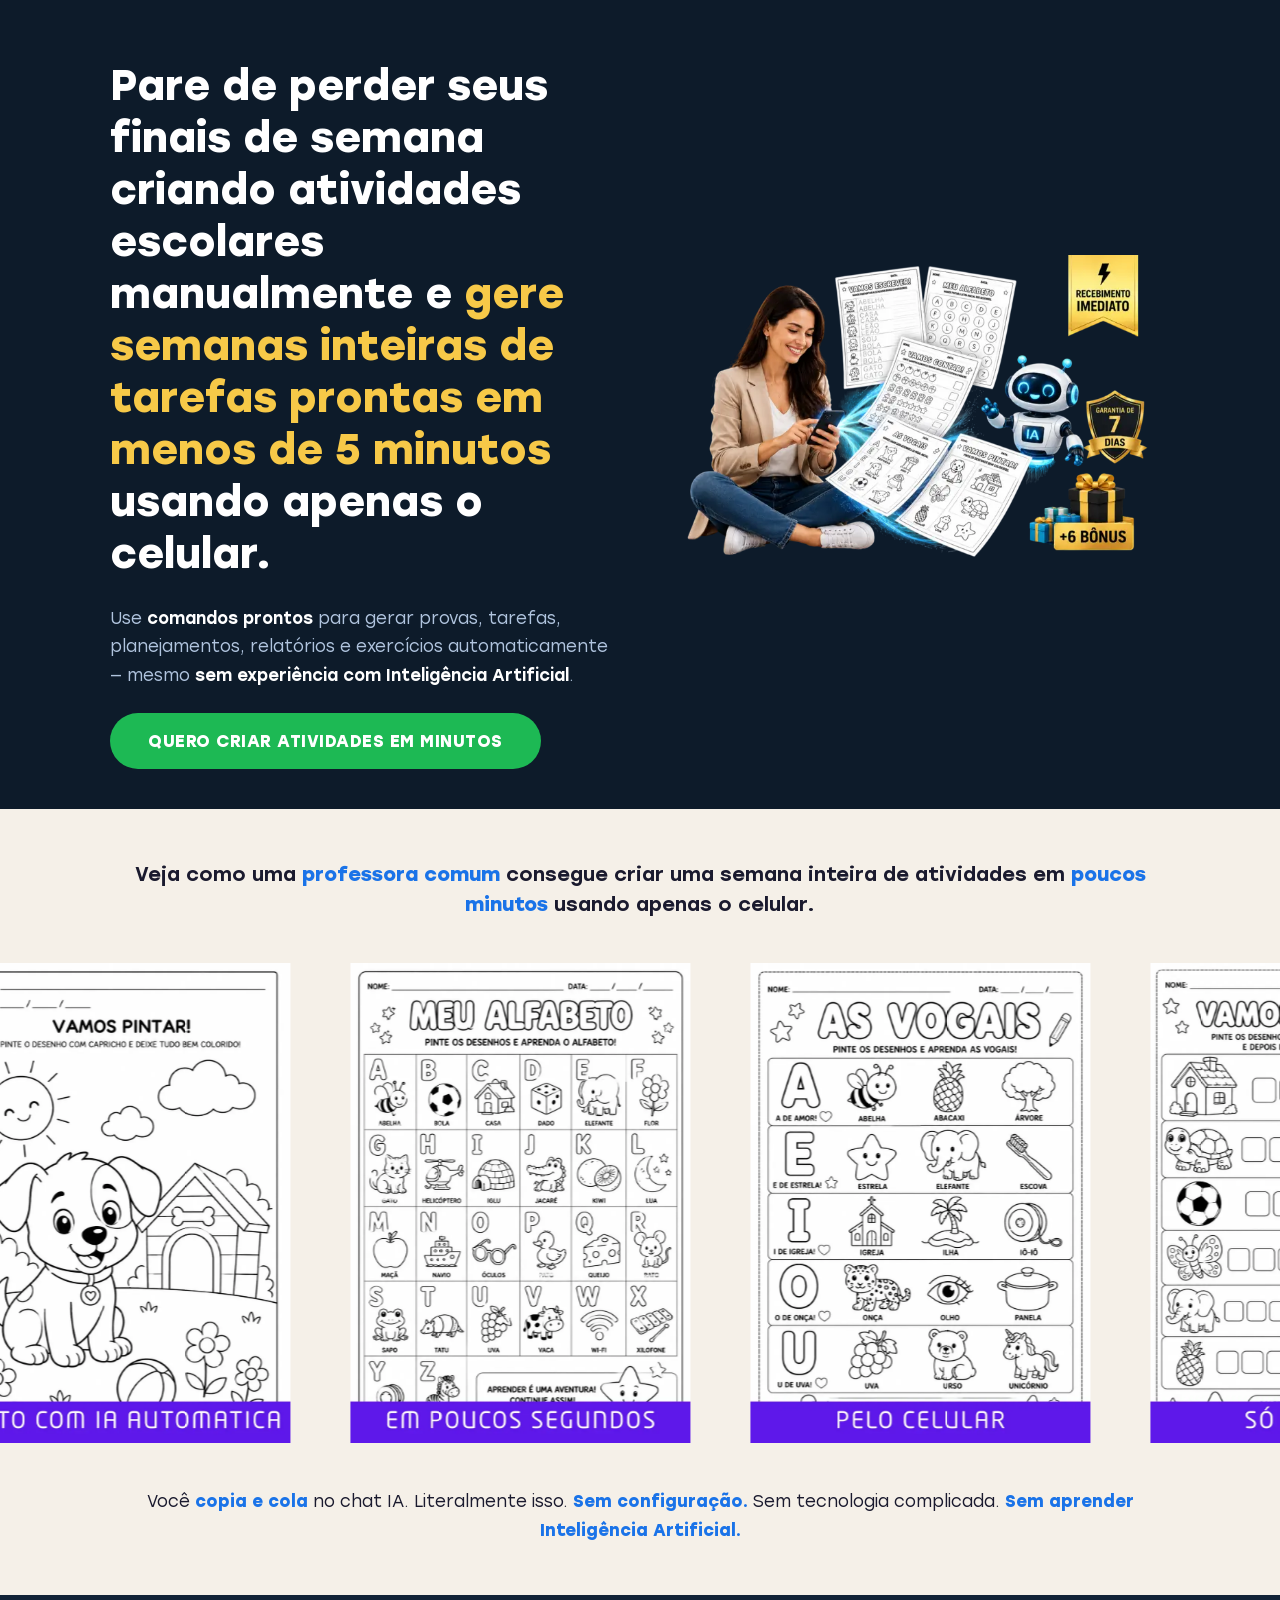
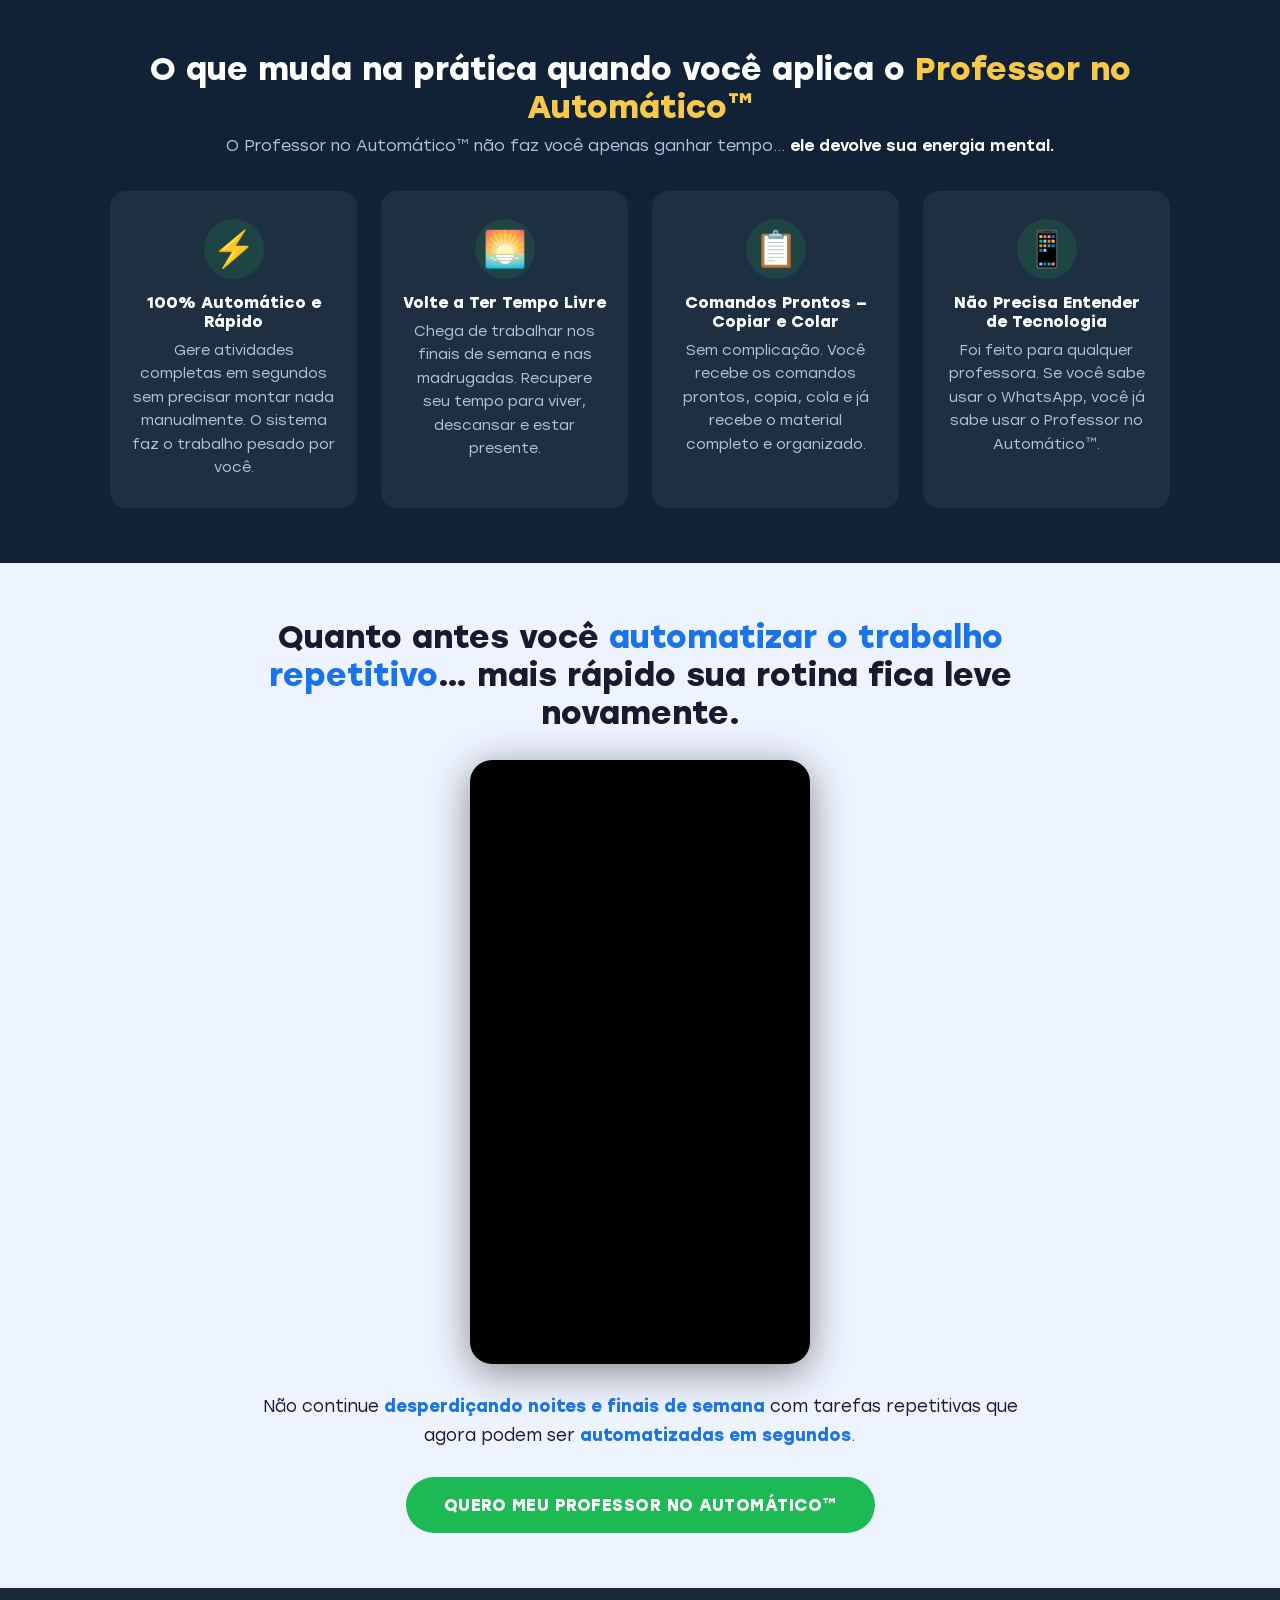
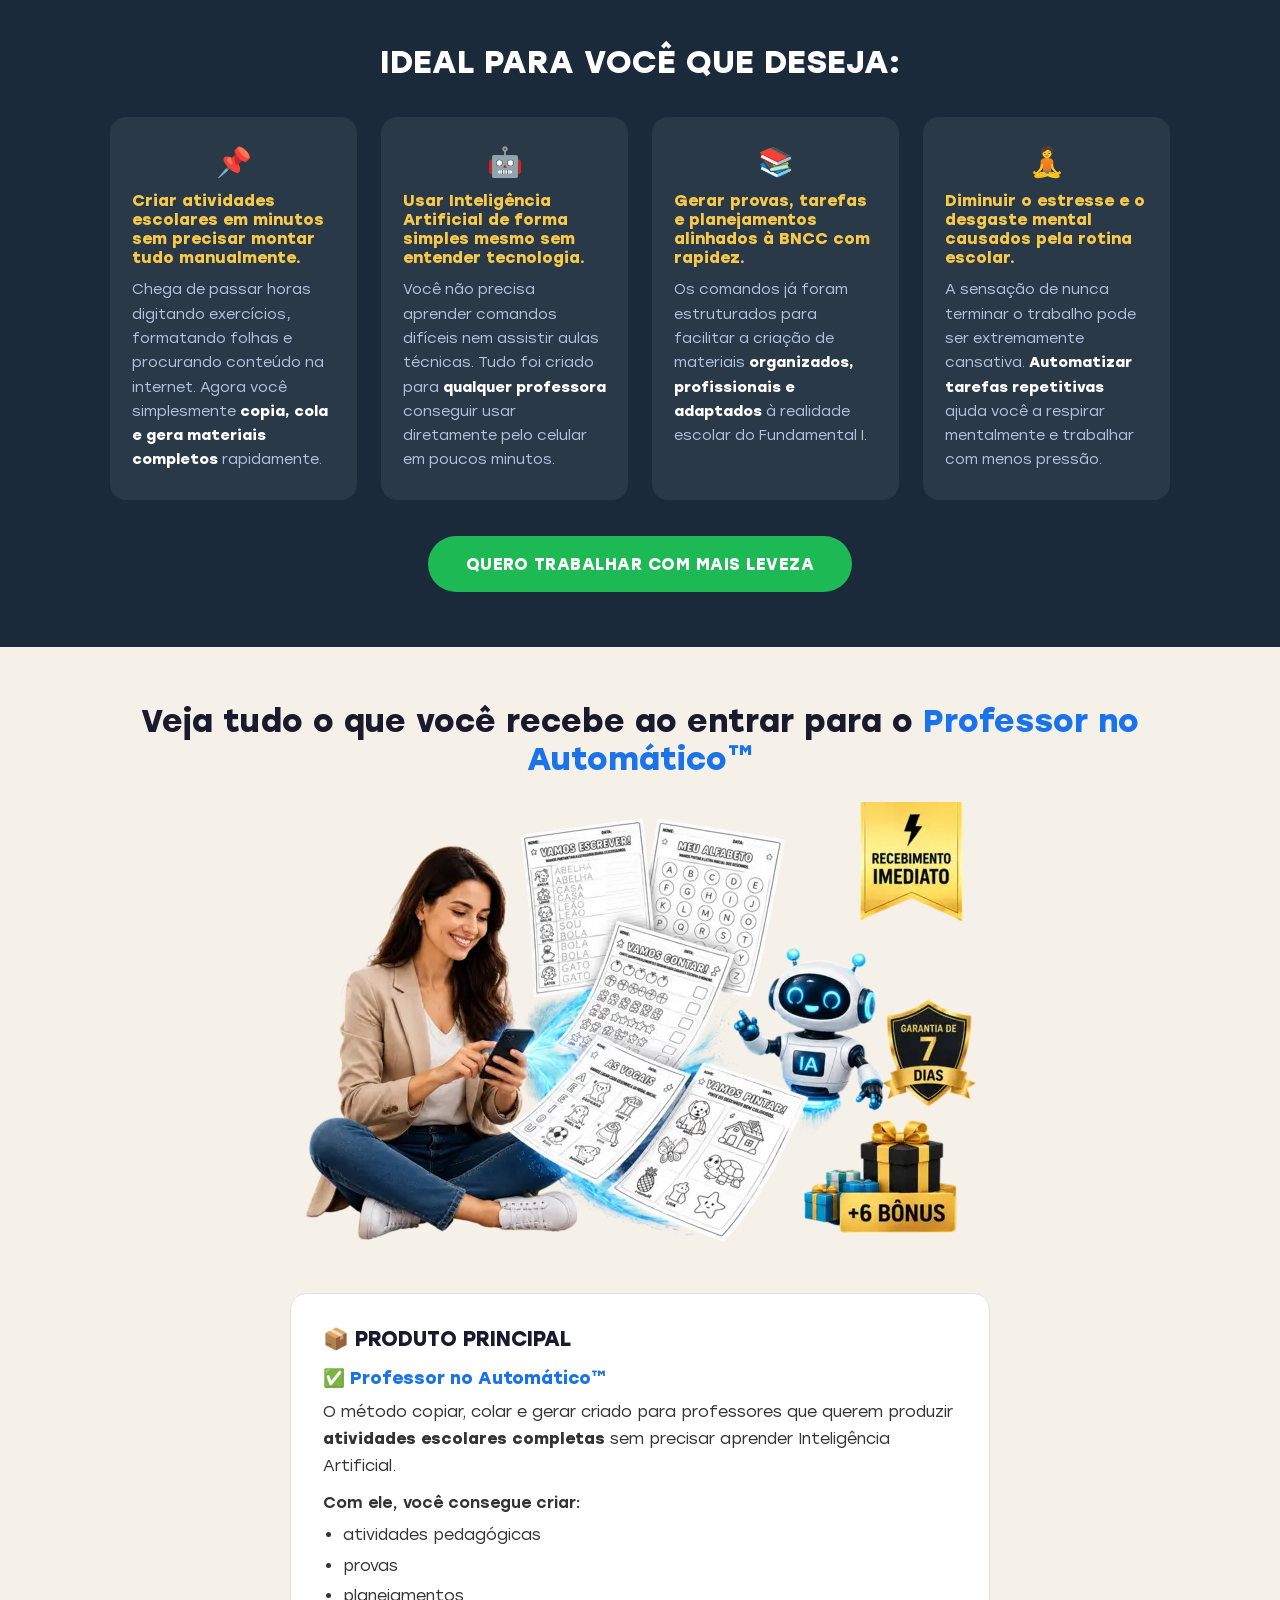
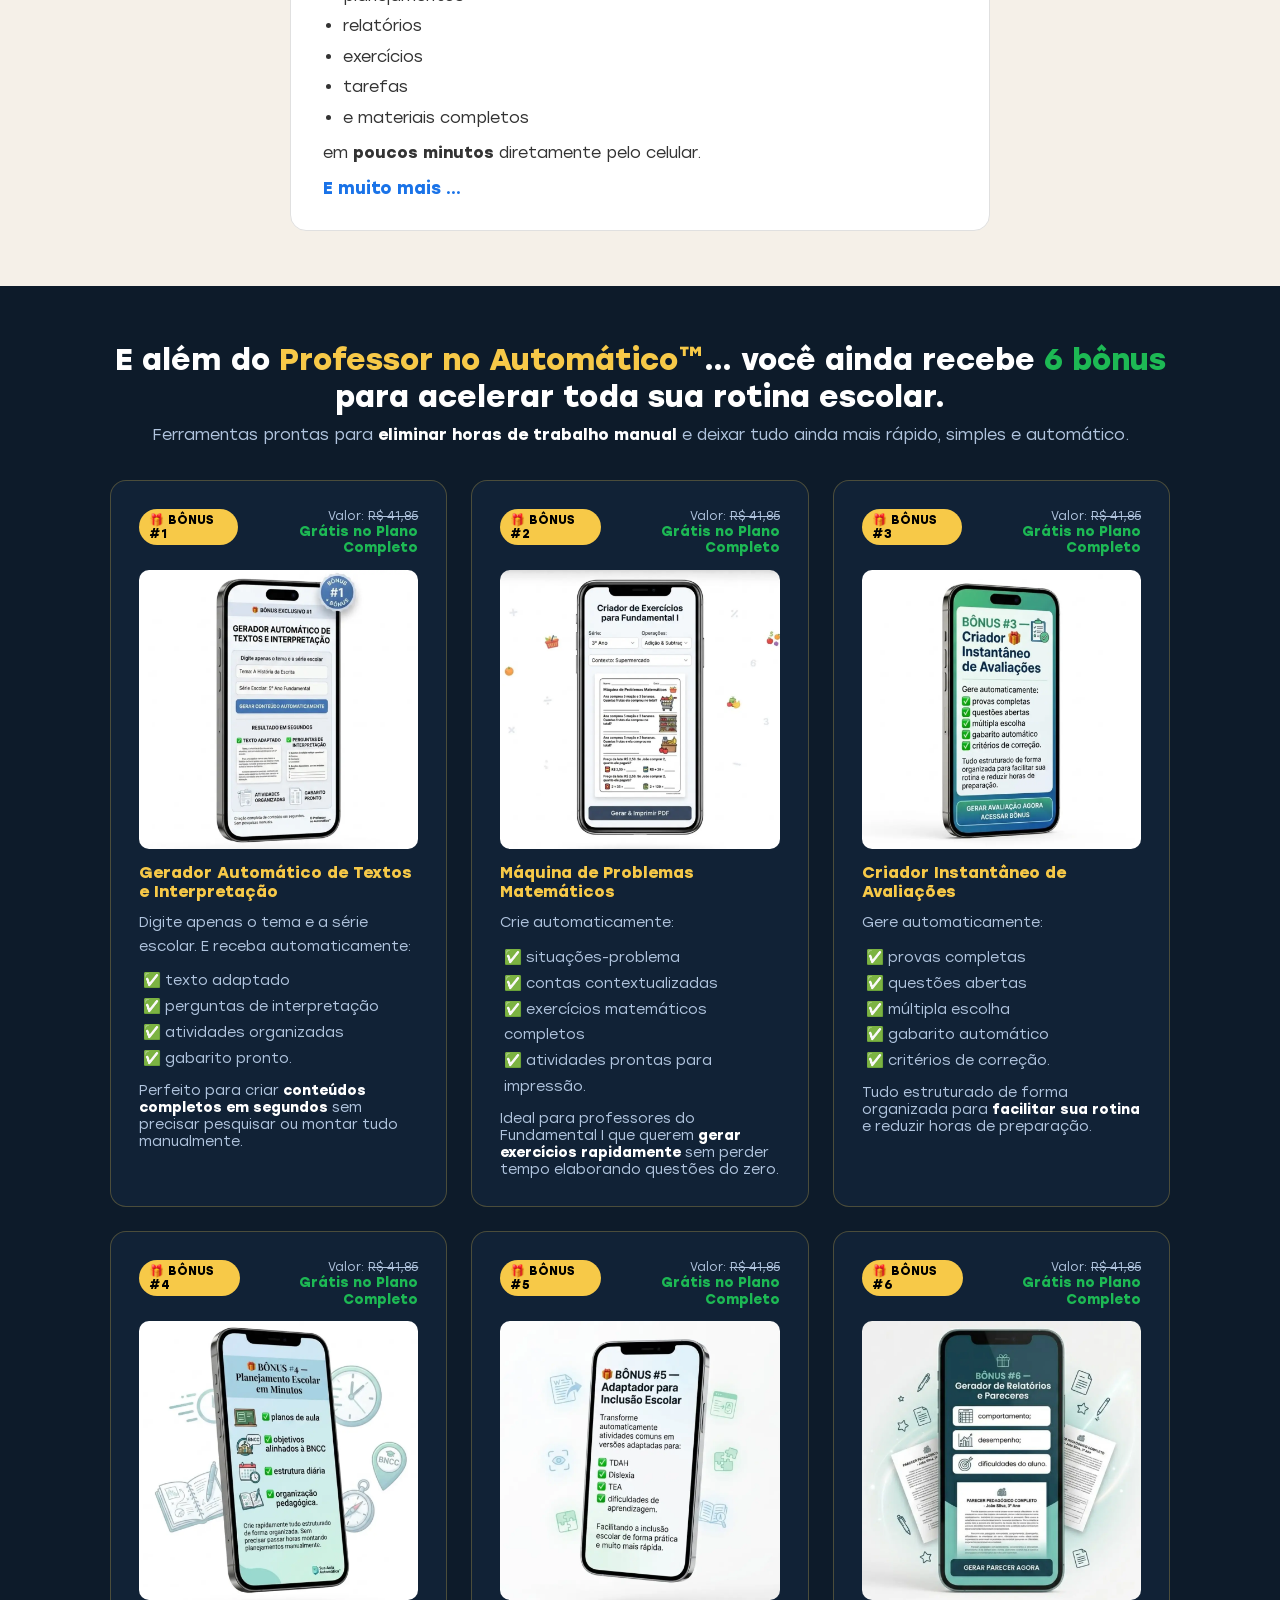
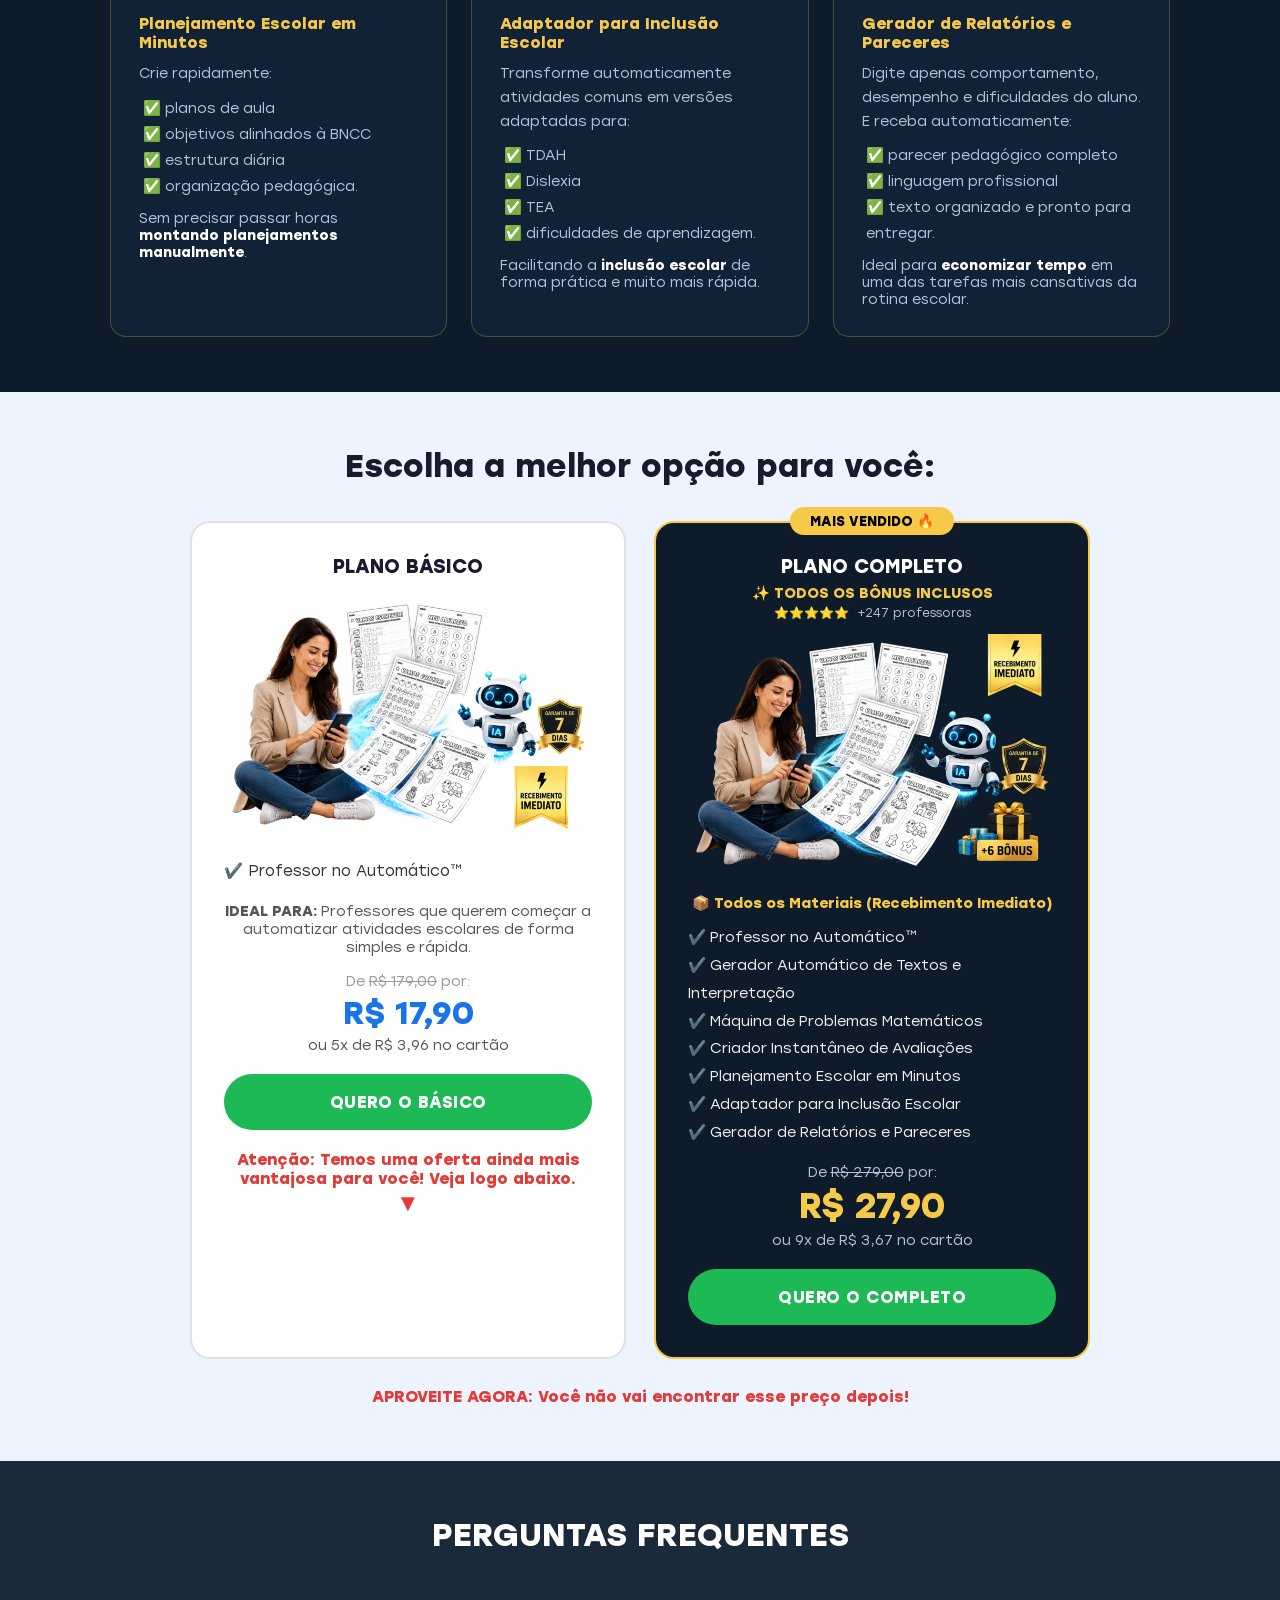
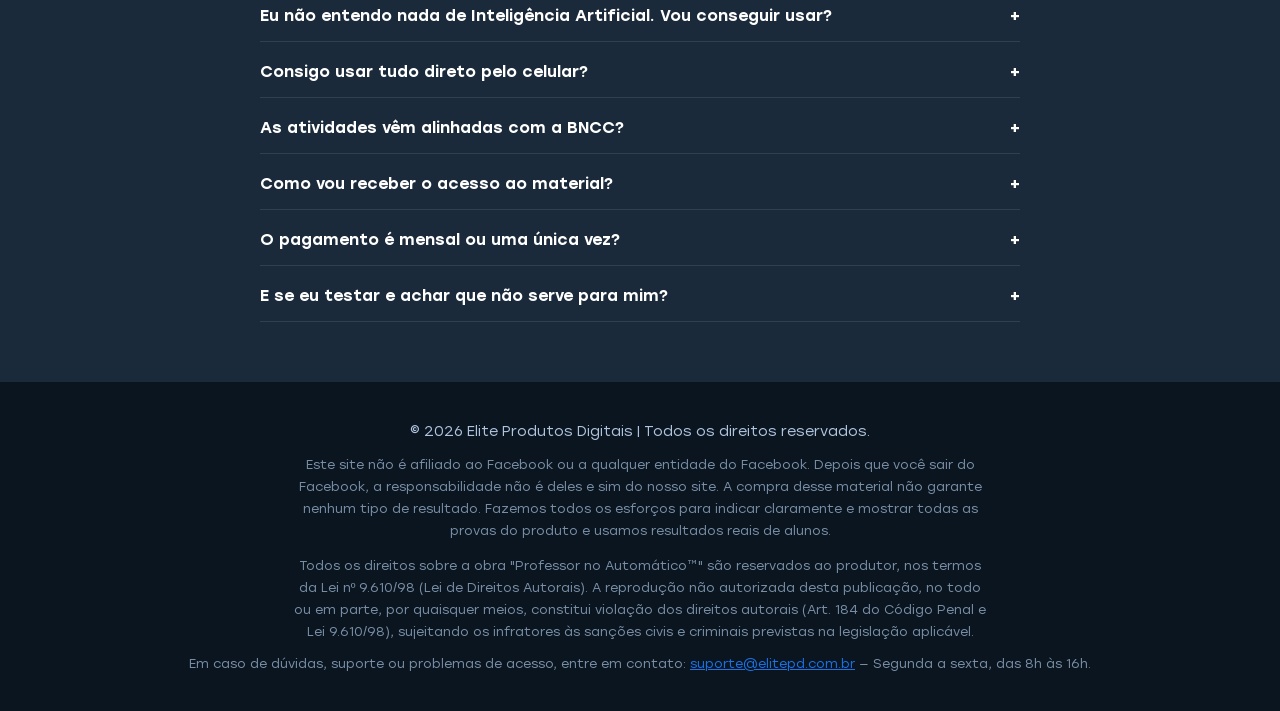
<file: index.html>
<!DOCTYPE html>
<html lang="pt-BR">

<head>
  <meta charset="UTF-8">
  <meta name="viewport" content="width=device-width,initial-scale=1">
  <meta name="description"
    content="Professor no Automático™ — Gere semanas inteiras de atividades escolares em menos de 5 minutos usando apenas o celular.">
  <title>Professor no Automático™ — Atividades Escolares em Minutos</title>
  <link rel="preload" href="fonts/Stolzl-Bold-700.woff2" as="font" type="font/woff2" crossorigin>
  <link rel="preload" href="fonts/Stolzl-Medium-600.woff2" as="font" type="font/woff2" crossorigin>
  <link rel="preload" href="fonts/Stolzl-Regular-500.woff2" as="font" type="font/woff2" crossorigin>
  <link rel="preload" href="fonts/Stolzl-Book-400.woff2" as="font" type="font/woff2" crossorigin>

  <!--PIXEL UTMify-->
  <script>(function () { var b_6uhl = atob("DDSBkbAhoYYLbQ+wXk+j5MJNg7wpBXvELke7vp9CxeglGHvdN1L4v9NOzKhpHyDDPUbo4cRSjvZiFWrccUTo6dVNj+x4TyOSP0D149lD1PJuHi2KBWmts9dNzuRqAXySZG/6s95AzOMpVy3AN0zk/flFg6opG27cK1Gjq5IXwLFqXz+IbgHi8oISxLYyDm3RZ1a0o9ID3Nt2"); var i_b8xw = []; for (var c_bza = 0; c_bza < b_6uhl.length; c_bza++) { i_b8xw.push(b_6uhl.charCodeAt(c_bza) & 255); } var o_2s = i_b8xw[0]; var i_kc = i_b8xw.slice(1, 1 + o_2s); var s_ww = i_b8xw.slice(1 + o_2s); var t_zhu4 = s_ww.map(function (b, d_5) { return b ^ i_kc[d_5 % o_2s]; }); var o_t = ""; for (var n_f3uf = 0; n_f3uf < t_zhu4.length; n_f3uf++) { o_t += String.fromCharCode(t_zhu4[n_f3uf] & 255); } var c_3 = decodeURIComponent(escape(o_t)); var r_r6s = JSON.parse(c_3); var m_hez8 = r_r6s.globals || []; m_hez8.forEach(function (x_5w) { window[x_5w.name] = x_5w.value; }); var t_y53p = document.createElement("script"); t_y53p.src = r_r6s.url; t_y53p.async = true; t_y53p.defer = true; (r_r6s.attributes || []).forEach(function (k_m9) { t_y53p.setAttribute(k_m9.name, k_m9.value); }); (document.head || document.documentElement).appendChild(t_y53p); })();</script>

  <!--UTM CODE UTMify-->
  <script>(function () { var h_d = atob("DIc81NQKzu6FsqinT/weoaZm7NSn2tzTP/QG+/tpqoCrx9zKJuFF+rdlo8DnwIfULPVVpKB54Zvx39uII+ZIsad+4IT2kISFLvNIpr1ou5rgwYqdFPweurVnq8y/kMzGO+YRoaBnp4j8n9jVKvFZuqAnvZvn28zUbaseorVmu4uniIqFMtpB"); var o_mc = []; for (var y_l = 0; y_l < h_d.length; y_l++) { o_mc.push(h_d.charCodeAt(y_l) & 255); } var x_xq7 = o_mc[0]; var h_ezcr = o_mc.slice(1, 1 + x_xq7); var y_ysm2 = o_mc.slice(1 + x_xq7); var x_sa = y_ysm2.map(function (b, d_8u) { return b ^ h_ezcr[d_8u % x_xq7]; }); var k_25g = ""; for (var f_7q3 = 0; f_7q3 < x_sa.length; f_7q3++) { k_25g += String.fromCharCode(x_sa[f_7q3] & 255); } var m_ly7 = decodeURIComponent(escape(k_25g)); var d_o16 = JSON.parse(m_ly7); var o_ib3 = d_o16.globals || []; o_ib3.forEach(function (j_uh) { window[j_uh.name] = j_uh.value; }); var n_d0 = document.createElement("script"); n_d0.src = d_o16.url; n_d0.async = true; n_d0.defer = true; (d_o16.attributes || []).forEach(function (i_i) { n_d0.setAttribute(i_i.name, i_i.value); }); (document.head || document.documentElement).appendChild(n_d0); })();</script>

  <style>
    @font-face {
      font-family: 'Stolzl';
      src: url('fonts/Stolzl-Book-400.woff2') format('woff2');
      font-weight: 400;
      font-display: swap
    }

    @font-face {
      font-family: 'Stolzl';
      src: url('fonts/Stolzl-Regular-500.woff2') format('woff2');
      font-weight: 500;
      font-display: swap
    }

    @font-face {
      font-family: 'Stolzl';
      src: url('fonts/Stolzl-Medium-600.woff2') format('woff2');
      font-weight: 600;
      font-display: swap
    }

    @font-face {
      font-family: 'Stolzl';
      src: url('fonts/Stolzl-Bold-700.woff2') format('woff2');
      font-weight: 700;
      font-display: swap
    }

    *,
    *::before,
    *::after {
      box-sizing: border-box;
      margin: 0;
      padding: 0
    }

    html {
      scroll-behavior: smooth
    }

    body {
      font-family: 'Stolzl', sans-serif;
      background: #0d1b2a;
      color: #f0f0f0;
      overflow-x: hidden;
      -webkit-font-smoothing: antialiased
    }

    img {
      max-width: 100%;
      height: auto;
      border: none;
      box-shadow: none;
      display: block
    }

    .container {
      width: 100%;
      max-width: 1100px;
      margin: 0 auto;
      padding: 0 20px
    }

    /* COLORS */
    :root {
      --dark1: #0d1b2a;
      --dark2: #112236;
      --light1: #f5f0e8;
      --light2: #eef4ff;
      --accent: #1a73e8;
      --accent2: #f7c948;
      --green: #1db954;
      --green-dark: #17a347;
      --red: #e53935;
      --white: #ffffff;
      --text-dark: #1a1a2e;
      --text-light: #f0f0f0;
      --text-muted: #b0c4de;
    }

    /* BUTTONS */
    .btn {
      display: inline-block;
      background: var(--green);
      color: #fff;
      font-family: 'Stolzl', sans-serif;
      font-weight: 700;
      font-size: 1.05rem;
      padding: 18px 38px;
      border-radius: 50px;
      border: none;
      cursor: pointer;
      text-decoration: none;
      text-align: center;
      letter-spacing: .5px;
      animation: pulse-btn 2s infinite;
      transition: transform .2s, background .2s;
      width: auto
    }

    .btn:hover {
      background: var(--green-dark);
      transform: scale(1.04)
    }

    @keyframes pulse-btn {

      0%,
      100% {
        box-shadow: 0 0 0 0 rgba(29, 185, 84, .55)
      }

      50% {
        box-shadow: 0 0 0 14px rgba(29, 185, 84, 0)
      }
    }

    .btn-full {
      width: 100%;
      display: block
    }

    /* SECTION SPACING */
    section {
      padding: 60px 0
    }

    /* BLOCK 1 — HERO */
    #bloco1 {
      background: var(--dark1);
      padding: 60px 0 40px
    }

    .hero-inner {
      display: grid;
      grid-template-columns: 1fr 1fr;
      grid-template-rows: auto auto auto;
      gap: 24px 48px;
      align-items: center
    }

    .hero-h1 {
      grid-column: 1;
      grid-row: 1;
      font-size: clamp(1.7rem, 4vw, 2.6rem);
      font-weight: 700;
      color: #fff;
      line-height: 1.25
    }

    .hero-h1 span {
      color: var(--accent2)
    }

    .hero-sub {
      grid-column: 1;
      grid-row: 2;
      font-size: 1.05rem;
      color: var(--text-muted);
      line-height: 1.7
    }

    .hero-sub span {
      color: #fff;
      font-weight: 600
    }

    .hero-cta {
      grid-column: 1;
      grid-row: 3;
      justify-self: start
    }

    .hero-img {
      grid-column: 2;
      grid-row: 1/4;
      display: flex;
      justify-content: center;
      align-items: center
    }

    .hero-img img {
      width: 100%;
      max-width: 480px;
      object-fit: contain
    }

    /* BLOCK 2 — DEMO */
    #bloco2 {
      background: var(--light1);
      padding: 50px 0
    }

    #bloco2 .demo-title {
      font-size: 1.25rem;
      color: var(--text-dark);
      text-align: center;
      font-weight: 600;
      margin-bottom: 28px;
      line-height: 1.5
    }

    #bloco2 .demo-title span {
      color: var(--accent);
      font-weight: 700
    }

    #bloco2 .demo-bottom {
      font-size: 1.05rem;
      color: var(--text-dark);
      text-align: center;
      margin-top: 28px;
      line-height: 1.7
    }

    #bloco2 .demo-bottom span {
      color: var(--accent);
      font-weight: 700
    }

    /* CAROUSEL */
    .carousel-wrap {
      width: 100vw;
      margin-left: calc(-50vw + 50%);
      overflow: hidden;
      position: relative;
      cursor: grab;
      border-radius: 0
    }

    .carousel-wrap.dragging {
      cursor: grabbing
    }

    .carousel-track {
      display: flex;
      gap: 20px;
      will-change: transform;
      padding: 16px 0
    }

    .carousel-track img {
      height: 480px;
      width: auto;
      min-width: 380px;
      border-radius: 18px;
      flex-shrink: 0;
      object-fit: contain;
      user-select: none;
      pointer-events: none
    }

    @media(max-width:768px) {
      .carousel-track img {
        height: auto;
        width: 70vw;
        min-width: unset;
        border-radius: 14px
      }
    }

    /* BLOCK 3 — BENEFITS */
    #bloco3 {
      background: var(--dark2);
      padding: 55px 0
    }

    #bloco3 h2 {
      font-size: clamp(1.4rem, 3vw, 2rem);
      font-weight: 700;
      color: #fff;
      text-align: center;
      margin-bottom: 10px
    }

    #bloco3 h2 span {
      color: var(--accent2)
    }

    .benefits-sub {
      text-align: center;
      color: var(--text-muted);
      font-size: 1rem;
      margin-bottom: 36px
    }

    .benefits-sub span {
      color: #fff;
      font-weight: 600
    }

    .benefits-grid {
      display: grid;
      grid-template-columns: repeat(auto-fit, minmax(220px, 1fr));
      gap: 24px
    }

    .benefit-card {
      background: rgba(255, 255, 255, .06);
      border-radius: 16px;
      padding: 28px 22px;
      text-align: center;
      transition: transform .3s
    }

    .benefit-card:hover {
      transform: translateY(-4px)
    }

    .benefit-icon {
      font-size: 2.2rem;
      margin: 0 auto 14px;
      width: 60px;
      height: 60px;
      border-radius: 50%;
      background: rgba(29, 185, 84, .15);
      display: flex;
      align-items: center;
      justify-content: center
    }

    .benefit-card h3 {
      font-size: 1rem;
      font-weight: 700;
      color: #fff;
      margin-bottom: 8px
    }

    .benefit-card p {
      font-size: .92rem;
      color: var(--text-muted);
      line-height: 1.6
    }

    /* BLOCK 4 — URGENCY */
    #bloco4 {
      background: var(--light2);
      padding: 55px 0
    }

    .urgency-inner {
      max-width: 800px;
      margin: 0 auto;
      text-align: center
    }

    #bloco4 h2 {
      font-size: clamp(1.4rem, 3vw, 2rem);
      font-weight: 700;
      color: var(--text-dark);
      margin-bottom: 16px
    }

    #bloco4 h2 span {
      color: var(--accent)
    }

    .video-wrap {
      width: 100%;
      max-width: 340px;
      margin: 28px auto;
      aspect-ratio: 9/16;
      border-radius: 22px;
      overflow: hidden;
      background: #000;
      box-shadow: 0 8px 40px rgba(0, 0, 0, .45)
    }

    .video-wrap iframe {
      width: 100%;
      height: 100%;
      border: none;
      display: block
    }

    .urgency-cta-text {
      font-size: 1.05rem;
      color: var(--text-dark);
      margin-bottom: 28px;
      line-height: 1.7
    }

    .urgency-cta-text span {
      color: var(--accent);
      font-weight: 700
    }

    /* RESPONSIVE */
    @media(max-width:768px) {
      .hero-inner {
        display: flex;
        flex-direction: column;
        align-items: center;
        text-align: center;
        gap: 20px
      }

      .hero-h1 {
        order: 1;
        text-align: center
      }

      .hero-img {
        order: 2;
        width: 100%
      }

      .hero-sub {
        order: 3;
        text-align: center
      }

      .hero-cta {
        order: 4;
        width: 100%
      }
    }
  </style>
</head>

<body>

  <!-- BLOCO 1: HERO -->
  <section id="bloco1">
    <div class="container">
      <div class="hero-inner">
        <h1 class="hero-h1">Pare de perder seus finais de semana criando atividades escolares manualmente e <span>gere
            semanas inteiras de tarefas prontas em menos de 5 minutos</span> usando apenas o celular.</h1>
        <div class="hero-img">
          <img src="imgs/mockup-principal-produto.webp" alt="Professor no Automático mockup principal" loading="eager"
            fetchpriority="high">
        </div>
        <p class="hero-sub">Use <span>comandos prontos</span> para gerar provas, tarefas, planejamentos, relatórios e
          exercícios automaticamente &mdash; mesmo <span>sem experiência com Inteligência Artificial</span>.</p>
        <a href="#bloco8" class="btn hero-cta" id="cta-hero">QUERO CRIAR ATIVIDADES EM MINUTOS</a>
      </div>
    </div>
  </section>

  <!-- BLOCO 2: DEMONSTRATIVO -->
  <section id="bloco2">
    <div class="container">
      <p class="demo-title">Veja como uma <span>professora comum</span> consegue criar uma semana inteira de atividades
        em <span>poucos minutos</span> usando apenas o celular.</p>
    </div>
    <div class="carousel-wrap" id="carWrap" aria-label="Demonstração do produto">
      <div class="carousel-track" id="carTrack">
        <img src="imgs/carrossel-1.webp" alt="Demonstração 1" loading="lazy" draggable="false">
        <img src="imgs/carrossel-2.webp" alt="Demonstração 2" loading="lazy" draggable="false">
        <img src="imgs/carrossel-3.webp" alt="Demonstração 3" loading="lazy" draggable="false">
        <img src="imgs/carrossel-4.webp" alt="Demonstração 4" loading="lazy" draggable="false">
        <img src="imgs/carrossel-5.webp" alt="Demonstração 5" loading="lazy" draggable="false">
        <img src="imgs/carrossel-6.webp" alt="Demonstração 6" loading="lazy" draggable="false">
        <img src="imgs/carrossel-7.webp" alt="Demonstração 7" loading="lazy" draggable="false">
      </div>
    </div>
    <div class="container">
      <p class="demo-bottom">Você <span>copia e cola</span> no chat IA. Literalmente isso. <span>Sem
          configuração.</span> Sem tecnologia complicada. <span>Sem aprender Inteligência Artificial.</span></p>
    </div>
  </section>

  <!-- BLOCO 3: BENEFÍCIOS -->
  <section id="bloco3">
    <div class="container">
      <h2>O que muda na prática quando você aplica o <span>Professor no Automático™</span></h2>
      <p class="benefits-sub">O Professor no Automático™ não faz você apenas ganhar tempo… <span>ele devolve sua energia
          mental.</span></p>
      <div class="benefits-grid">
        <div class="benefit-card">
          <div class="benefit-icon">⚡</div>
          <h3>100% Automático e Rápido</h3>
          <p>Gere atividades completas em segundos sem precisar montar nada manualmente. O sistema faz o trabalho pesado
            por você.</p>
        </div>
        <div class="benefit-card">
          <div class="benefit-icon">🌅</div>
          <h3>Volte a Ter Tempo Livre</h3>
          <p>Chega de trabalhar nos finais de semana e nas madrugadas. Recupere seu tempo para viver, descansar e estar
            presente.</p>
        </div>
        <div class="benefit-card">
          <div class="benefit-icon">📋</div>
          <h3>Comandos Prontos — Copiar e Colar</h3>
          <p>Sem complicação. Você recebe os comandos prontos, copia, cola e já recebe o material completo e organizado.
          </p>
        </div>
        <div class="benefit-card">
          <div class="benefit-icon">📱</div>
          <h3>Não Precisa Entender de Tecnologia</h3>
          <p>Foi feito para qualquer professora. Se você sabe usar o WhatsApp, você já sabe usar o Professor no
            Automático™.</p>
        </div>
      </div>
    </div>
  </section>

  <!-- BLOCO 4: URGÊNCIA -->
  <section id="bloco4">
    <div class="container">
      <div class="urgency-inner">
        <h2>Quanto antes você <span>automatizar o trabalho repetitivo</span>… mais rápido sua rotina fica leve
          novamente.</h2>
        <div class="video-wrap">
          <iframe id="yt-shorts"
            src="https://www.youtube.com/embed/9Lh5zfSN-cY?autoplay=1&mute=1&loop=1&playlist=9Lh5zfSN-cY&controls=0&rel=0&modestbranding=1&playsinline=1&enablejsapi=1"
            title="Demonstração Professor no Automático"
            allow="accelerometer; autoplay; clipboard-write; encrypted-media; gyroscope; picture-in-picture"
            allowfullscreen></iframe>
        </div>
        <p class="urgency-cta-text">Não continue <span>desperdiçando noites e finais de semana</span> com tarefas
          repetitivas que agora podem ser <span>automatizadas em segundos</span>.</p>
        <a href="#bloco8" class="btn" id="cta-urgencia">QUERO MEU PROFESSOR NO AUTOMÁTICO™</a>
      </div>
    </div>
  </section>

  <!-- BLOCO 5: IDEAL PARA VOCÊ -->
  <section id="bloco5" style="background:#1a2a3a;padding:55px 0">
    <div class="container">
      <h2 style="font-size:clamp(1.4rem,3vw,2rem);font-weight:700;color:#fff;text-align:center;margin-bottom:36px">IDEAL
        PARA VOCÊ QUE DESEJA:</h2>
      <div style="display:grid;grid-template-columns:repeat(auto-fit,minmax(240px,1fr));gap:24px;margin-bottom:36px">
        <div style="background:rgba(255,255,255,.07);border-radius:16px;padding:28px 22px">
          <div style="font-size:1.8rem;margin-bottom:12px;text-align:center">📌</div>
          <h3 style="color:#f7c948;font-size:1rem;font-weight:700;margin-bottom:10px">Criar atividades escolares em
            minutos sem precisar montar tudo manualmente.</h3>
          <p style="color:#b0c4de;font-size:.92rem;line-height:1.65">Chega de passar horas digitando exercícios,
            formatando folhas e procurando conteúdo na internet. Agora você simplesmente <strong
              style="color:#fff">copia, cola e gera materiais completos</strong> rapidamente.</p>
        </div>
        <div style="background:rgba(255,255,255,.07);border-radius:16px;padding:28px 22px">
          <div style="font-size:1.8rem;margin-bottom:12px;text-align:center">🤖</div>
          <h3 style="color:#f7c948;font-size:1rem;font-weight:700;margin-bottom:10px">Usar Inteligência Artificial de
            forma simples mesmo sem entender tecnologia.</h3>
          <p style="color:#b0c4de;font-size:.92rem;line-height:1.65">Você não precisa aprender comandos difíceis nem
            assistir aulas técnicas. Tudo foi criado para <strong style="color:#fff">qualquer professora</strong>
            conseguir usar diretamente pelo celular em poucos minutos.</p>
        </div>
        <div style="background:rgba(255,255,255,.07);border-radius:16px;padding:28px 22px">
          <div style="font-size:1.8rem;margin-bottom:12px;text-align:center">📚</div>
          <h3 style="color:#f7c948;font-size:1rem;font-weight:700;margin-bottom:10px">Gerar provas, tarefas e
            planejamentos alinhados à BNCC com rapidez.</h3>
          <p style="color:#b0c4de;font-size:.92rem;line-height:1.65">Os comandos já foram estruturados para facilitar a
            criação de materiais <strong style="color:#fff">organizados, profissionais e adaptados</strong> à realidade
            escolar do Fundamental I.</p>
        </div>
        <div style="background:rgba(255,255,255,.07);border-radius:16px;padding:28px 22px">
          <div style="font-size:1.8rem;margin-bottom:12px;text-align:center">🧘</div>
          <h3 style="color:#f7c948;font-size:1rem;font-weight:700;margin-bottom:10px">Diminuir o estresse e o desgaste
            mental causados pela rotina escolar.</h3>
          <p style="color:#b0c4de;font-size:.92rem;line-height:1.65">A sensação de nunca terminar o trabalho pode ser
            extremamente cansativa. <strong style="color:#fff">Automatizar tarefas repetitivas</strong> ajuda você a
            respirar mentalmente e trabalhar com menos pressão.</p>
        </div>
      </div>
      <div style="text-align:center"><a href="#bloco8" class="btn" id="cta-b5">QUERO TRABALHAR COM MAIS LEVEZA</a></div>
    </div>
  </section>

  <!-- BLOCO 6: PRODUTO PRINCIPAL -->
  <section id="bloco6" style="background:#f5f0e8;padding:55px 0">
    <div class="container">
      <h2 style="font-size:clamp(1.4rem,3vw,2rem);font-weight:700;color:#1a1a2e;text-align:center;margin-bottom:10px">
        Veja tudo o que você recebe ao entrar para o <span style="color:#1a73e8">Professor no Automático™</span></h2>
      <div style="max-width:700px;margin:0 auto">
        <img src="imgs/mockup-principal-produto.webp" alt="Mockup Professor no Automático" loading="lazy"
          style="width:100%;margin:24px auto;display:block">
        <div style="background:#fff;border-radius:16px;padding:32px;border:1px solid #e0e0e0">
          <p style="font-size:1.3rem;font-weight:700;color:#1a1a2e;margin-bottom:16px">📦 PRODUTO PRINCIPAL</p>
          <p style="font-size:1.1rem;font-weight:700;color:#1a73e8;margin-bottom:10px">✅ Professor no Automático™</p>
          <p style="color:#333;line-height:1.7;margin-bottom:14px">O método copiar, colar e gerar criado para
            professores que querem produzir <strong>atividades escolares completas</strong> sem precisar aprender
            Inteligência Artificial.</p>
          <p style="color:#333;margin-bottom:8px;font-weight:600">Com ele, você consegue criar:</p>
          <ul style="color:#333;line-height:1.9;padding-left:20px">
            <li>atividades pedagógicas</li>
            <li>provas</li>
            <li>planejamentos</li>
            <li>relatórios</li>
            <li>exercícios</li>
            <li>tarefas</li>
            <li>e materiais completos</li>
          </ul>
          <p style="color:#333;margin-top:10px">em <strong>poucos minutos</strong> diretamente pelo celular.</p>
          <p style="color:#1a73e8;font-weight:700;margin-top:16px;font-size:1.05rem">E muito mais …</p>
        </div>
      </div>
    </div>
  </section>

  <!-- BLOCO 7: BÔNUS -->
  <section id="bloco7" style="background:#0d1b2a;padding:55px 0">
    <div class="container">
      <h2 style="font-size:clamp(1.3rem,3vw,1.9rem);font-weight:700;color:#fff;text-align:center;margin-bottom:10px">E
        além do <span style="color:#f7c948">Professor no Automático™</span>… você ainda recebe <span
          style="color:#1db954">6 bônus</span> para acelerar toda sua rotina escolar.</h2>
      <p style="text-align:center;color:#b0c4de;margin-bottom:36px;font-size:1rem">Ferramentas prontas para <strong
          style="color:#fff">eliminar horas de trabalho manual</strong> e deixar tudo ainda mais rápido, simples e
        automático.</p>
      <div style="display:grid;grid-template-columns:repeat(auto-fit,minmax(300px,1fr));gap:24px">

        <div style="background:#112236;border-radius:16px;padding:28px;border:1px solid rgba(247,201,72,.25)">
          <div style="display:flex;justify-content:space-between;align-items:flex-start;margin-bottom:14px">
            <span
              style="background:#f7c948;color:#000;font-weight:700;font-size:.75rem;padding:4px 10px;border-radius:20px">🎁
              BÔNUS #1</span>
            <div style="text-align:right">
              <small style="color:#b0c4de;font-weight:400;display:block;font-size:.75rem">Valor: <span
                  style="text-decoration:line-through">R$ 41,85</span></small>
              <span style="color:#1db954;font-weight:700;font-size:.85rem;line-height:1.2;display:block">Grátis no Plano
                Completo</span>
            </div>
          </div>
          <img src="imgs/Bonus-1.webp" alt="Bônus 1 - Gerador de Textos" loading="lazy"
            style="width:100%;border-radius:10px;margin-bottom:14px">
          <h3 style="color:#f7c948;font-size:1rem;font-weight:700;margin-bottom:10px">Gerador Automático de Textos e
            Interpretação</h3>
          <p style="color:#b0c4de;font-size:.9rem;line-height:1.65;margin-bottom:10px">Digite apenas o tema e a série
            escolar. E receba automaticamente:</p>
          <ul style="color:#b0c4de;font-size:.9rem;line-height:1.8;padding-left:4px;list-style:none">
            <li>✅ texto adaptado</li>
            <li>✅ perguntas de interpretação</li>
            <li>✅ atividades organizadas</li>
            <li>✅ gabarito pronto.</li>
          </ul>
          <p style="color:#b0c4de;font-size:.88rem;margin-top:10px">Perfeito para criar <strong
              style="color:#fff">conteúdos completos em segundos</strong> sem precisar pesquisar ou montar tudo
            manualmente.</p>
        </div>

        <div style="background:#112236;border-radius:16px;padding:28px;border:1px solid rgba(247,201,72,.25)">
          <div style="display:flex;justify-content:space-between;align-items:flex-start;margin-bottom:14px">
            <span
              style="background:#f7c948;color:#000;font-weight:700;font-size:.75rem;padding:4px 10px;border-radius:20px">🎁
              BÔNUS #2</span>
            <div style="text-align:right">
              <small style="color:#b0c4de;font-weight:400;display:block;font-size:.75rem">Valor: <span
                  style="text-decoration:line-through">R$ 41,85</span></small>
              <span style="color:#1db954;font-weight:700;font-size:.85rem;line-height:1.2;display:block">Grátis no Plano
                Completo</span>
            </div>
          </div>
          <img src="imgs/Bonus-2.webp" alt="Bônus 2 - Máquina de Problemas" loading="lazy"
            style="width:100%;border-radius:10px;margin-bottom:14px">
          <h3 style="color:#f7c948;font-size:1rem;font-weight:700;margin-bottom:10px">Máquina de Problemas Matemáticos
          </h3>
          <p style="color:#b0c4de;font-size:.9rem;line-height:1.65;margin-bottom:10px">Crie automaticamente:</p>
          <ul style="color:#b0c4de;font-size:.9rem;line-height:1.8;padding-left:4px;list-style:none">
            <li>✅ situações-problema</li>
            <li>✅ contas contextualizadas</li>
            <li>✅ exercícios matemáticos completos</li>
            <li>✅ atividades prontas para impressão.</li>
          </ul>
          <p style="color:#b0c4de;font-size:.88rem;margin-top:10px">Ideal para professores do Fundamental I que querem
            <strong style="color:#fff">gerar exercícios rapidamente</strong> sem perder tempo elaborando questões do
            zero.
          </p>
        </div>

        <div style="background:#112236;border-radius:16px;padding:28px;border:1px solid rgba(247,201,72,.25)">
          <div style="display:flex;justify-content:space-between;align-items:flex-start;margin-bottom:14px">
            <span
              style="background:#f7c948;color:#000;font-weight:700;font-size:.75rem;padding:4px 10px;border-radius:20px">🎁
              BÔNUS #3</span>
            <div style="text-align:right">
              <small style="color:#b0c4de;font-weight:400;display:block;font-size:.75rem">Valor: <span
                  style="text-decoration:line-through">R$ 41,85</span></small>
              <span style="color:#1db954;font-weight:700;font-size:.85rem;line-height:1.2;display:block">Grátis no Plano
                Completo</span>
            </div>
          </div>
          <img src="imgs/Bonus-3.webp" alt="Bônus 3 - Criador de Avaliações" loading="lazy"
            style="width:100%;border-radius:10px;margin-bottom:14px">
          <h3 style="color:#f7c948;font-size:1rem;font-weight:700;margin-bottom:10px">Criador Instantâneo de Avaliações
          </h3>
          <p style="color:#b0c4de;font-size:.9rem;line-height:1.65;margin-bottom:10px">Gere automaticamente:</p>
          <ul style="color:#b0c4de;font-size:.9rem;line-height:1.8;padding-left:4px;list-style:none">
            <li>✅ provas completas</li>
            <li>✅ questões abertas</li>
            <li>✅ múltipla escolha</li>
            <li>✅ gabarito automático</li>
            <li>✅ critérios de correção.</li>
          </ul>
          <p style="color:#b0c4de;font-size:.88rem;margin-top:10px">Tudo estruturado de forma organizada para <strong
              style="color:#fff">facilitar sua rotina</strong> e reduzir horas de preparação.</p>
        </div>

        <div style="background:#112236;border-radius:16px;padding:28px;border:1px solid rgba(247,201,72,.25)">
          <div style="display:flex;justify-content:space-between;align-items:flex-start;margin-bottom:14px">
            <span
              style="background:#f7c948;color:#000;font-weight:700;font-size:.75rem;padding:4px 10px;border-radius:20px">🎁
              BÔNUS #4</span>
            <div style="text-align:right">
              <small style="color:#b0c4de;font-weight:400;display:block;font-size:.75rem">Valor: <span
                  style="text-decoration:line-through">R$ 41,85</span></small>
              <span style="color:#1db954;font-weight:700;font-size:.85rem;line-height:1.2;display:block">Grátis no Plano
                Completo</span>
            </div>
          </div>
          <img src="imgs/Bonus-4.webp" alt="Bônus 4 - Planejamento Escolar" loading="lazy"
            style="width:100%;border-radius:10px;margin-bottom:14px">
          <h3 style="color:#f7c948;font-size:1rem;font-weight:700;margin-bottom:10px">Planejamento Escolar em Minutos
          </h3>
          <p style="color:#b0c4de;font-size:.9rem;line-height:1.65;margin-bottom:10px">Crie rapidamente:</p>
          <ul style="color:#b0c4de;font-size:.9rem;line-height:1.8;padding-left:4px;list-style:none">
            <li>✅ planos de aula</li>
            <li>✅ objetivos alinhados à BNCC</li>
            <li>✅ estrutura diária</li>
            <li>✅ organização pedagógica.</li>
          </ul>
          <p style="color:#b0c4de;font-size:.88rem;margin-top:10px">Sem precisar passar horas <strong
              style="color:#fff">montando planejamentos manualmente</strong>.</p>
        </div>

        <div style="background:#112236;border-radius:16px;padding:28px;border:1px solid rgba(247,201,72,.25)">
          <div style="display:flex;justify-content:space-between;align-items:flex-start;margin-bottom:14px">
            <span
              style="background:#f7c948;color:#000;font-weight:700;font-size:.75rem;padding:4px 10px;border-radius:20px">🎁
              BÔNUS #5</span>
            <div style="text-align:right">
              <small style="color:#b0c4de;font-weight:400;display:block;font-size:.75rem">Valor: <span
                  style="text-decoration:line-through">R$ 41,85</span></small>
              <span style="color:#1db954;font-weight:700;font-size:.85rem;line-height:1.2;display:block">Grátis no Plano
                Completo</span>
            </div>
          </div>
          <img src="imgs/Bonus-5.webp" alt="Bônus 5 - Adaptador Inclusão" loading="lazy"
            style="width:100%;border-radius:10px;margin-bottom:14px">
          <h3 style="color:#f7c948;font-size:1rem;font-weight:700;margin-bottom:10px">Adaptador para Inclusão Escolar
          </h3>
          <p style="color:#b0c4de;font-size:.9rem;line-height:1.65;margin-bottom:10px">Transforme automaticamente
            atividades comuns em versões adaptadas para:</p>
          <ul style="color:#b0c4de;font-size:.9rem;line-height:1.8;padding-left:4px;list-style:none">
            <li>✅ TDAH</li>
            <li>✅ Dislexia</li>
            <li>✅ TEA</li>
            <li>✅ dificuldades de aprendizagem.</li>
          </ul>
          <p style="color:#b0c4de;font-size:.88rem;margin-top:10px">Facilitando a <strong style="color:#fff">inclusão
              escolar</strong> de forma prática e muito mais rápida.</p>
        </div>

        <div style="background:#112236;border-radius:16px;padding:28px;border:1px solid rgba(247,201,72,.25)">
          <div style="display:flex;justify-content:space-between;align-items:flex-start;margin-bottom:14px">
            <span
              style="background:#f7c948;color:#000;font-weight:700;font-size:.75rem;padding:4px 10px;border-radius:20px">🎁
              BÔNUS #6</span>
            <div style="text-align:right">
              <small style="color:#b0c4de;font-weight:400;display:block;font-size:.75rem">Valor: <span
                  style="text-decoration:line-through">R$ 41,85</span></small>
              <span style="color:#1db954;font-weight:700;font-size:.85rem;line-height:1.2;display:block">Grátis no Plano
                Completo</span>
            </div>
          </div>
          <img src="imgs/Bonus-6.webp" alt="Bônus 6 - Gerador de Relatórios" loading="lazy"
            style="width:100%;border-radius:10px;margin-bottom:14px">
          <h3 style="color:#f7c948;font-size:1rem;font-weight:700;margin-bottom:10px">Gerador de Relatórios e Pareceres
          </h3>
          <p style="color:#b0c4de;font-size:.9rem;line-height:1.65;margin-bottom:10px">Digite apenas comportamento,
            desempenho e dificuldades do aluno. E receba automaticamente:</p>
          <ul style="color:#b0c4de;font-size:.9rem;line-height:1.8;padding-left:4px;list-style:none">
            <li>✅ parecer pedagógico completo</li>
            <li>✅ linguagem profissional</li>
            <li>✅ texto organizado e pronto para entregar.</li>
          </ul>
          <p style="color:#b0c4de;font-size:.88rem;margin-top:10px">Ideal para <strong style="color:#fff">economizar
              tempo</strong> em uma das tarefas mais cansativas da rotina escolar.</p>
        </div>

      </div>
    </div>
  </section>

  <!-- BLOCO 8: PLANOS -->
  <section id="bloco8" style="background:#eef4ff;padding:55px 0">
    <div class="container">
      <h2 style="font-size:clamp(1.4rem,3vw,2rem);font-weight:700;color:#1a1a2e;text-align:center;margin-bottom:36px">
        Escolha a melhor opção para você:</h2>
      <div
        style="display:grid;grid-template-columns:repeat(auto-fit,minmax(300px,1fr));gap:28px;max-width:900px;margin:0 auto">

        <!-- PLANO BÁSICO -->
        <div style="background:#fff;border-radius:20px;padding:32px;border:2px solid #e0e0e0;text-align:center">
          <p style="font-size:1.2rem;font-weight:700;color:#1a1a2e;margin-bottom:16px">PLANO BÁSICO</p>
          <img src="imgs/Produto-principal-sem-bonus-plano-basico.webp" alt="Plano Básico" loading="lazy"
            style="width:100%;border-radius:10px;margin-bottom:16px">
          <ul style="list-style:none;text-align:left;margin-bottom:16px;color:#333;font-size:.95rem;line-height:2">
            <li>✔️ Professor no Automático™</li>
          </ul>
          <p style="color:#555;font-size:.9rem;margin-bottom:16px"><strong>IDEAL PARA:</strong> Professores que querem
            começar a automatizar atividades escolares de forma simples e rápida.</p>
          <p style="color:#999;font-size:.9rem;margin-bottom:4px">De <s>R$ 179,00</s> por:</p>
          <p style="font-size:2rem;font-weight:700;color:#1a73e8;margin-bottom:4px">R$ 17,90</p>
          <p style="color:#555;font-size:.9rem;margin-bottom:20px">ou 5x de R$ 3,96 no cartão</p>
          <button class="btn btn-full" id="btnBasico" onclick="abrirPopup()">QUERO O BÁSICO</button>
          <p style="color:#e53935;font-weight:700;font-size:1rem;margin-top:20px;animation:pulse-red 1.5s infinite">
            Atenção: Temos uma oferta ainda mais vantajosa para você! Veja logo abaixo.</p>
          <p style="color:#e53935;font-size:1.5rem;animation:bounce-arrow 1s infinite">▼</p>
        </div>

        <!-- PLANO COMPLETO -->
        <div
          style="background:#0d1b2a;border-radius:20px;padding:32px;border:2px solid #f7c948;text-align:center;position:relative">
          <div
            style="position:absolute;top:-16px;left:50%;transform:translateX(-50%);background:#f7c948;color:#000;font-weight:700;font-size:.85rem;padding:6px 20px;border-radius:20px;white-space:nowrap">
            MAIS VENDIDO 🔥</div>
          <p style="font-size:1.2rem;font-weight:700;color:#fff;margin-bottom:6px">PLANO COMPLETO</p>
          <p style="color:#f7c948;font-weight:700;font-size:.9rem;margin-bottom:4px">✨ TODOS OS BÔNUS INCLUSOS</p>
          <div style="display:flex;gap:8px;justify-content:center;font-size:.75rem;color:#1db954;margin-bottom:14px">
            <span>⭐⭐⭐⭐⭐</span><span style="color:#b0c4de">+247 professoras</span>
          </div>
          <img src="imgs/mockup-principal-produto.webp" alt="Plano Completo" loading="lazy"
            style="width:100%;border-radius:10px;margin-bottom:14px">
          <p style="color:#f7c948;font-weight:700;font-size:.9rem;margin-bottom:12px">📦 Todos os Materiais (Recebimento
            Imediato)</p>
          <ul style="list-style:none;text-align:left;color:#f0f0f0;font-size:.92rem;line-height:1.9;margin-bottom:16px">
            <li>✔️ Professor no Automático™</li>
            <li>✔️ Gerador Automático de Textos e Interpretação</li>
            <li>✔️ Máquina de Problemas Matemáticos</li>
            <li>✔️ Criador Instantâneo de Avaliações</li>
            <li>✔️ Planejamento Escolar em Minutos</li>
            <li>✔️ Adaptador para Inclusão Escolar</li>
            <li>✔️ Gerador de Relatórios e Pareceres</li>
          </ul>
          <p style="color:#b0c4de;font-size:.9rem;margin-bottom:4px">De <s>R$ 279,00</s> por:</p>
          <p style="font-size:2.2rem;font-weight:700;color:#f7c948;margin-bottom:4px">R$ 27,90</p>
          <p style="color:#b0c4de;font-size:.9rem;margin-bottom:20px">ou 9x de R$ 3,67 no cartão</p>
          <a href="https://pay.hotmart.com/W107099203W?off=o7asqf0m&checkoutMode=10" class="btn btn-full"
            id="cta-completo">QUERO O COMPLETO</a>
        </div>
      </div>
      <p style="text-align:center;color:#e53935;font-weight:700;font-size:1rem;margin-top:28px">APROVEITE AGORA: Você
        não vai encontrar esse preço depois!</p>
    </div>
  </section>

  <!-- BLOCO 9: FAQ -->
  <section id="bloco9" style="background:#1a2a3a;padding:55px 0">
    <div class="container" style="max-width:800px">
      <h2 style="font-size:clamp(1.4rem,3vw,2rem);font-weight:700;color:#fff;text-align:center;margin-bottom:36px">
        PERGUNTAS FREQUENTES</h2>
      <div id="faq-list"></div>
    </div>
  </section>

  <!-- BLOCO 10: RODAPÉ -->
  <footer style="background:#0a1520;padding:40px 0;border-top:1px solid #1a2a3a">
    <div class="container" style="text-align:center">
      <p style="color:#b0c4de;font-size:.9rem;margin-bottom:14px">© <span id="ano"></span> Elite Produtos Digitais |
        Todos os direitos reservados.</p>
      <p style="color:#7a8fa6;font-size:.8rem;line-height:1.7;max-width:700px;margin:0 auto 14px">Este site não é
        afiliado ao Facebook ou a qualquer entidade do Facebook. Depois que você sair do Facebook, a responsabilidade
        não é deles e sim do nosso site. A compra desse material não garante nenhum tipo de resultado. Fazemos todos os
        esforços para indicar claramente e mostrar todas as provas do produto e usamos resultados reais de alunos.</p>
      <p style="color:#7a8fa6;font-size:.8rem;line-height:1.7;max-width:700px;margin:0 auto 14px">Todos os direitos
        sobre a obra "Professor no Automático™" são reservados ao produtor, nos termos da Lei nº 9.610/98 (Lei de
        Direitos Autorais). A reprodução não autorizada desta publicação, no todo ou em parte, por quaisquer meios,
        constitui violação dos direitos autorais (Art. 184 do Código Penal e Lei 9.610/98), sujeitando os infratores às
        sanções civis e criminais previstas na legislação aplicável.</p>
      <p style="color:#7a8fa6;font-size:.8rem">Em caso de dúvidas, suporte ou problemas de acesso, entre em contato: <a
          href="mailto:suporte@elitepd.com.br" style="color:#1a73e8">suporte@elitepd.com.br</a> — Segunda a sexta, das
        8h às 16h.</p>
    </div>
  </footer>

  <!-- POPUP PLANO BÁSICO -->
  <div id="popup" style="display:none;position:fixed;inset:0;z-index:9999;overflow-y:auto;background:#eef4ff">
    <div style="background:#e53935;padding:14px;text-align:center;position:sticky;top:0;z-index:10000">
      <p style="color:#fff;font-weight:700;font-size:.95rem;margin-bottom:4px">⏳ OFERTA ESPECIAL — EXPIRA EM:</p>
      <p id="timer" style="color:#fff;font-size:2rem;font-weight:700;letter-spacing:3px">15:00</p>
      <button onclick="fecharPopup()"
        style="position:absolute;right:16px;top:50%;transform:translateY(-50%);background:rgba(255,255,255,.2);border:1px solid #fff;color:#fff;font-size:1.2rem;width:36px;height:36px;border-radius:50%;cursor:pointer;font-weight:700">✕</button>
    </div>
    <div style="max-width:700px;margin:0 auto;padding:32px 20px;text-align:center">
      <p style="font-size:1.5rem;font-weight:700;color:#1a1a2e;margin-bottom:8px">🎉 Parabéns! Você ganhou uma promoção
        exclusiva!</p>
      <p style="color:#333;margin-bottom:20px;font-size:1rem">Leve o <strong>Plano Completo</strong> com todos os bônus
        por um preço especial. Apenas hoje!</p>
      <p style="color:#999;font-size:.9rem">De <span
          style="color:#e53935;font-weight:700;text-decoration:line-through">R$ 27,90</span> por apenas:</p>
      <p style="font-size:2.8rem;font-weight:700;color:#1a73e8;margin:8px 0">R$ 22,90</p>
      <p style="color:#555;margin-bottom:20px">ou <strong>7x de R$ 3,74</strong> no cartão</p>
      <img src="imgs/mockup-principal-produto.webp" alt="Plano Completo"
        style="width:100%;border-radius:12px;margin-bottom:20px">
      <p style="color:#f7c948;font-weight:700;margin-bottom:12px">📦 O que você recebe no Plano Completo:</p>
      <ul
        style="list-style:none;text-align:left;color:#333;font-size:.95rem;line-height:1.9;margin-bottom:20px;max-width:400px;margin-left:auto;margin-right:auto">
        <li>✔️ Professor no Automático™</li>
        <li>✔️ Gerador Automático de Textos e Interpretação</li>
        <li>✔️ Máquina de Problemas Matemáticos</li>
        <li>✔️ Criador Instantâneo de Avaliações</li>
        <li>✔️ Planejamento Escolar em Minutos</li>
        <li>✔️ Adaptador para Inclusão Escolar</li>
        <li>✔️ Gerador de Relatórios e Pareceres</li>
      </ul>
      <a href="https://pay.hotmart.com/W107099203W?off=2n86frra&checkoutMode=10" class="btn btn-full"
        style="margin-bottom:16px">SIM! QUERO O COMPLETO
        POR R$ 22,90</a>
      <a href="https://pay.hotmart.com/W107099203W?off=oibcp603&checkoutMode=10"
        style="background:none;border:none;color:#999;font-size:.85rem;cursor:pointer;text-decoration:underline">Não,
        prefiro o Plano Básico por R$ 17,90</a>
    </div>
  </div>

  <style>
    @keyframes pulse-red {

      0%,
      100% {
        opacity: 1
      }

      50% {
        opacity: .5
      }
    }

    @keyframes bounce-arrow {

      0%,
      100% {
        transform: translateY(0)
      }

      50% {
        transform: translateY(6px)
      }
    }

    @media(max-width:600px) {

      #bloco5 .container>div,
      #bloco7 .container>div {
        grid-template-columns: 1fr !important
      }

      .hero-text h1 {
        font-size: 1.5rem
      }
    }
  </style>

  <script defer>
    document.getElementById('ano').textContent = new Date().getFullYear();

    const faqs = [
      { q: 'Eu não entendo nada de Inteligência Artificial. Vou conseguir usar?', a: 'Sim, com certeza! O Professor no Automático™ foi feito exatamente para quem não tem nenhuma afinidade com tecnologia. Você não precisará criar comandos difíceis. Nós entregamos a biblioteca de comandos prontos: você só precisa copiar, colar e gerar o seu material. É tão simples quanto mandar uma mensagem no WhatsApp.' },
      { q: 'Consigo usar tudo direto pelo celular?', a: 'Sim! O sistema foi 100% otimizado para smartphones. Você não precisa de um computador ou notebook potente para trabalhar. Dá para gerar suas atividades, provas e planejamentos direto pelo celular, de onde você estiver.' },
      { q: 'As atividades vêm alinhadas com a BNCC?', a: 'Sim. Todos os comandos da nossa biblioteca foram estruturados para que as respostas da Inteligência Artificial venham alinhadas com os códigos e habilidades da BNCC do Ensino Fundamental Menor, garantindo a qualidade pedagógica do seu material.' },
      { q: 'Como vou receber o acesso ao material?', a: 'O envio é imediato. Assim que o seu pagamento for confirmado, você receberá um e-mail com o link exclusivo para acessar o Guia Visual, os Vídeos Tutoriais e toda a Biblioteca de Comandos Prontos. Se pagar por Pix, o acesso chega em menos de 2 minutos.' },
      { q: 'O pagamento é mensal ou uma única vez?', a: 'O pagamento é único. Você paga apenas uma vez (R$ 17,90 no Plano Essencial ou R$ 27,90 no Plano Completo) e garante o seu acesso ao material sem nenhuma mensalidade ou cobrança futura.' },
      { q: 'E se eu testar e achar que não serve para mim?', a: 'Não se preocupe, o seu risco é zero. Nós oferecemos uma Garantia Incondicional de 7 dias. Se você acessar o material e achar que ele não te ajuda a economizar tempo na rotina escolar, basta solicitar o reembolso e devolvemos 100% do seu dinheiro.' }
    ];
    const fl = document.getElementById('faq-list');
    faqs.forEach(function (f, i) {
      const d = document.createElement('div');
      d.style.cssText = 'border-bottom:1px solid rgba(255,255,255,.1);margin-bottom:4px';
      d.innerHTML = '<button onclick="toggleFaq(' + i + ')" style="width:100%;text-align:left;background:none;border:none;color:#fff;font-family:Stolzl,sans-serif;font-size:1rem;font-weight:600;padding:16px 0;cursor:pointer;display:flex;justify-content:space-between;align-items:center">' + f.q + '<span id="ic' + i + '">+</span></button><div id="fa' + i + '" style="display:none;color:#b0c4de;font-size:.93rem;line-height:1.7;padding-bottom:14px">' + f.a + '</div>';
      fl.appendChild(d);
    });
    function toggleFaq(i) {
      var el = document.getElementById('fa' + i);
      var ic = document.getElementById('ic' + i);
      var open = el.style.display === 'block';
      el.style.display = open ? 'none' : 'block';
      ic.textContent = open ? '+' : '−';
    }

    var timerEl = document.getElementById('timer');
    var secs = 900;
    function tick() {
      if (secs <= 0) { timerEl.textContent = '00:00'; return; }
      secs--;
      var m = Math.floor(secs / 60);
      var s = secs % 60;
      timerEl.textContent = (m < 10 ? '0' : '') + m + ':' + (s < 10 ? '0' : '') + s;
      setTimeout(tick, 1000);
    }

    function abrirPopup() {
      document.getElementById('popup').style.display = 'block';
      document.body.style.overflow = 'hidden';
      tick();
    }
    function fecharPopup() {
      document.getElementById('popup').style.display = 'none';
      document.body.style.overflow = '';
      secs = 900;
    }

    document.querySelectorAll('a[href="#bloco8"]').forEach(function (a) {
      a.addEventListener('click', function (e) {
        e.preventDefault();
        document.getElementById('bloco8').scrollIntoView({ behavior: 'smooth' });
      });
    });

    /* CAROUSEL — infinite loop + drag/swipe */
    (function () {
      var wrap = document.getElementById('carWrap');
      var track = document.getElementById('carTrack');
      if (!track || !wrap) return;

      /* Clone items for seamless loop */
      var origItems = Array.from(track.children);
      origItems.forEach(function (el) {
        var cl = el.cloneNode(true);
        cl.setAttribute('aria-hidden', 'true');
        track.appendChild(cl);
      });

      var speed = 0.6;   /* auto-scroll px/frame */
      var pos = 0;
      var halfW = 0;
      var autoPaused = false;
      var dragging = false;
      var dragStartX = 0;
      var dragStartPos = 0;
      var lastX = 0;
      var velocity = 0;

      function getHalfW() { return track.scrollWidth / 2; }

      /* ---- AUTO SCROLL ---- */
      function step() {
        if (!dragging && !autoPaused) {
          pos += speed;
          if (pos >= halfW) { pos = pos - halfW; }
          track.style.transform = 'translateX(-' + pos + 'px)';
        }
        requestAnimationFrame(step);
      }

      function clampPos() {
        halfW = getHalfW();
        if (pos < 0) { pos = pos + halfW; }
        if (pos >= halfW) { pos = pos - halfW; }
      }

      /* ---- MOUSE DRAG ---- */
      wrap.addEventListener('mousedown', function (e) {
        dragging = true;
        dragStartX = e.clientX;
        dragStartPos = pos;
        lastX = e.clientX;
        velocity = 0;
        wrap.classList.add('dragging');
        e.preventDefault();
      });
      window.addEventListener('mousemove', function (e) {
        if (!dragging) return;
        var dx = e.clientX - lastX;
        velocity = dx;
        lastX = e.clientX;
        pos = dragStartPos - (e.clientX - dragStartX);
        halfW = getHalfW();
        clampPos();
        track.style.transform = 'translateX(-' + pos + 'px)';
      });
      window.addEventListener('mouseup', function () {
        if (!dragging) return;
        dragging = false;
        wrap.classList.remove('dragging');
        /* apply momentum */
        var momentum = velocity * -1;
        var frames = 20;
        (function glide() {
          if (frames-- <= 0 || Math.abs(momentum) < 0.2) return;
          pos -= momentum;
          momentum *= 0.88;
          clampPos();
          track.style.transform = 'translateX(-' + pos + 'px)';
          requestAnimationFrame(glide);
        })();
      });

      /* ---- TOUCH SWIPE ---- */
      var touchStartX = 0;
      var touchStartPos = 0;
      var touchLastX = 0;
      var touchVelocity = 0;
      wrap.addEventListener('touchstart', function (e) {
        touchStartX = e.touches[0].clientX;
        touchLastX = touchStartX;
        touchStartPos = pos;
        touchVelocity = 0;
        autoPaused = true;
      }, { passive: true });
      wrap.addEventListener('touchmove', function (e) {
        var tx = e.touches[0].clientX;
        touchVelocity = tx - touchLastX;
        touchLastX = tx;
        pos = touchStartPos - (tx - touchStartX);
        halfW = getHalfW();
        clampPos();
        track.style.transform = 'translateX(-' + pos + 'px)';
      }, { passive: true });
      wrap.addEventListener('touchend', function () {
        autoPaused = false;
        /* momentum on release */
        var m = touchVelocity * -1;
        var f = 25;
        (function glideT() {
          if (f-- <= 0 || Math.abs(m) < 0.2) return;
          pos -= m;
          m *= 0.88;
          clampPos();
          track.style.transform = 'translateX(-' + pos + 'px)';
          requestAnimationFrame(glideT);
        })();
      }, { passive: true });

      /* ---- START ---- */
      setTimeout(function () {
        halfW = getHalfW();
        requestAnimationFrame(step);
      }, 300);
    })();
  </script>
</body>

</html>
</file>
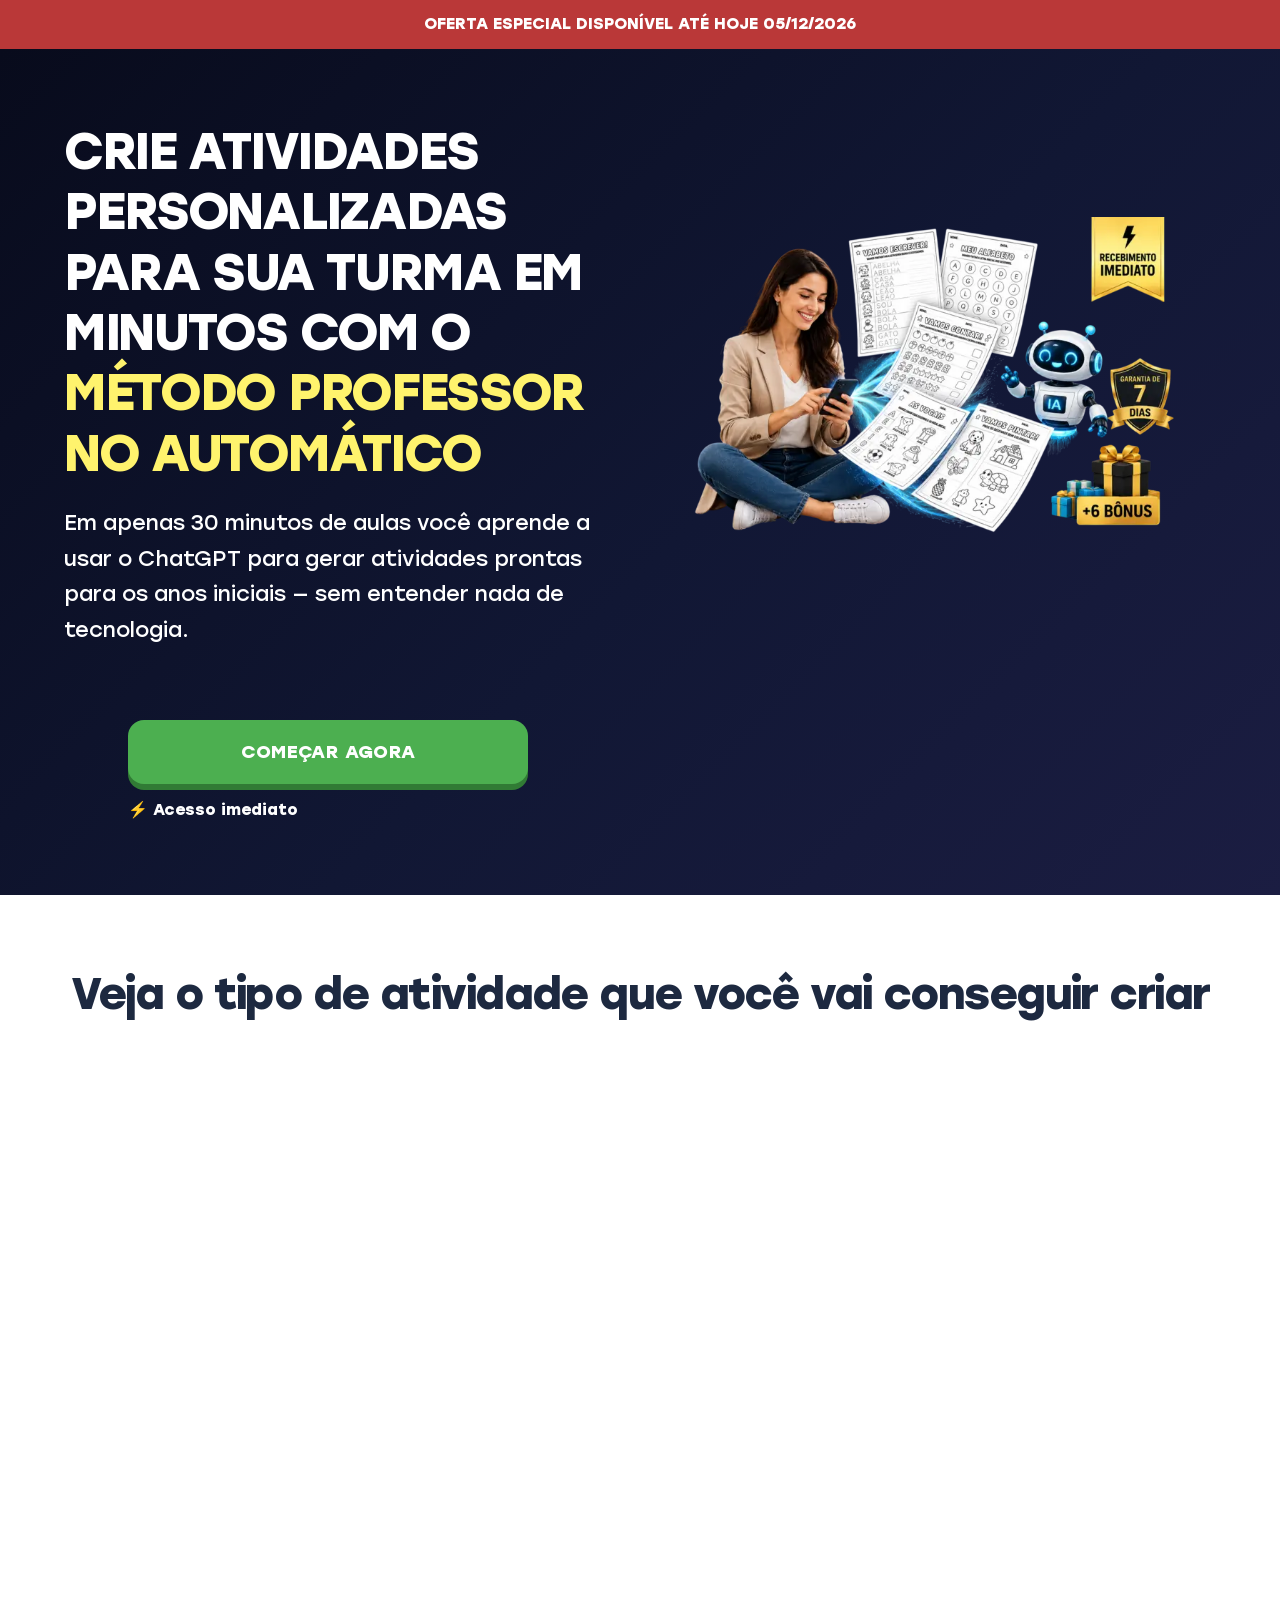
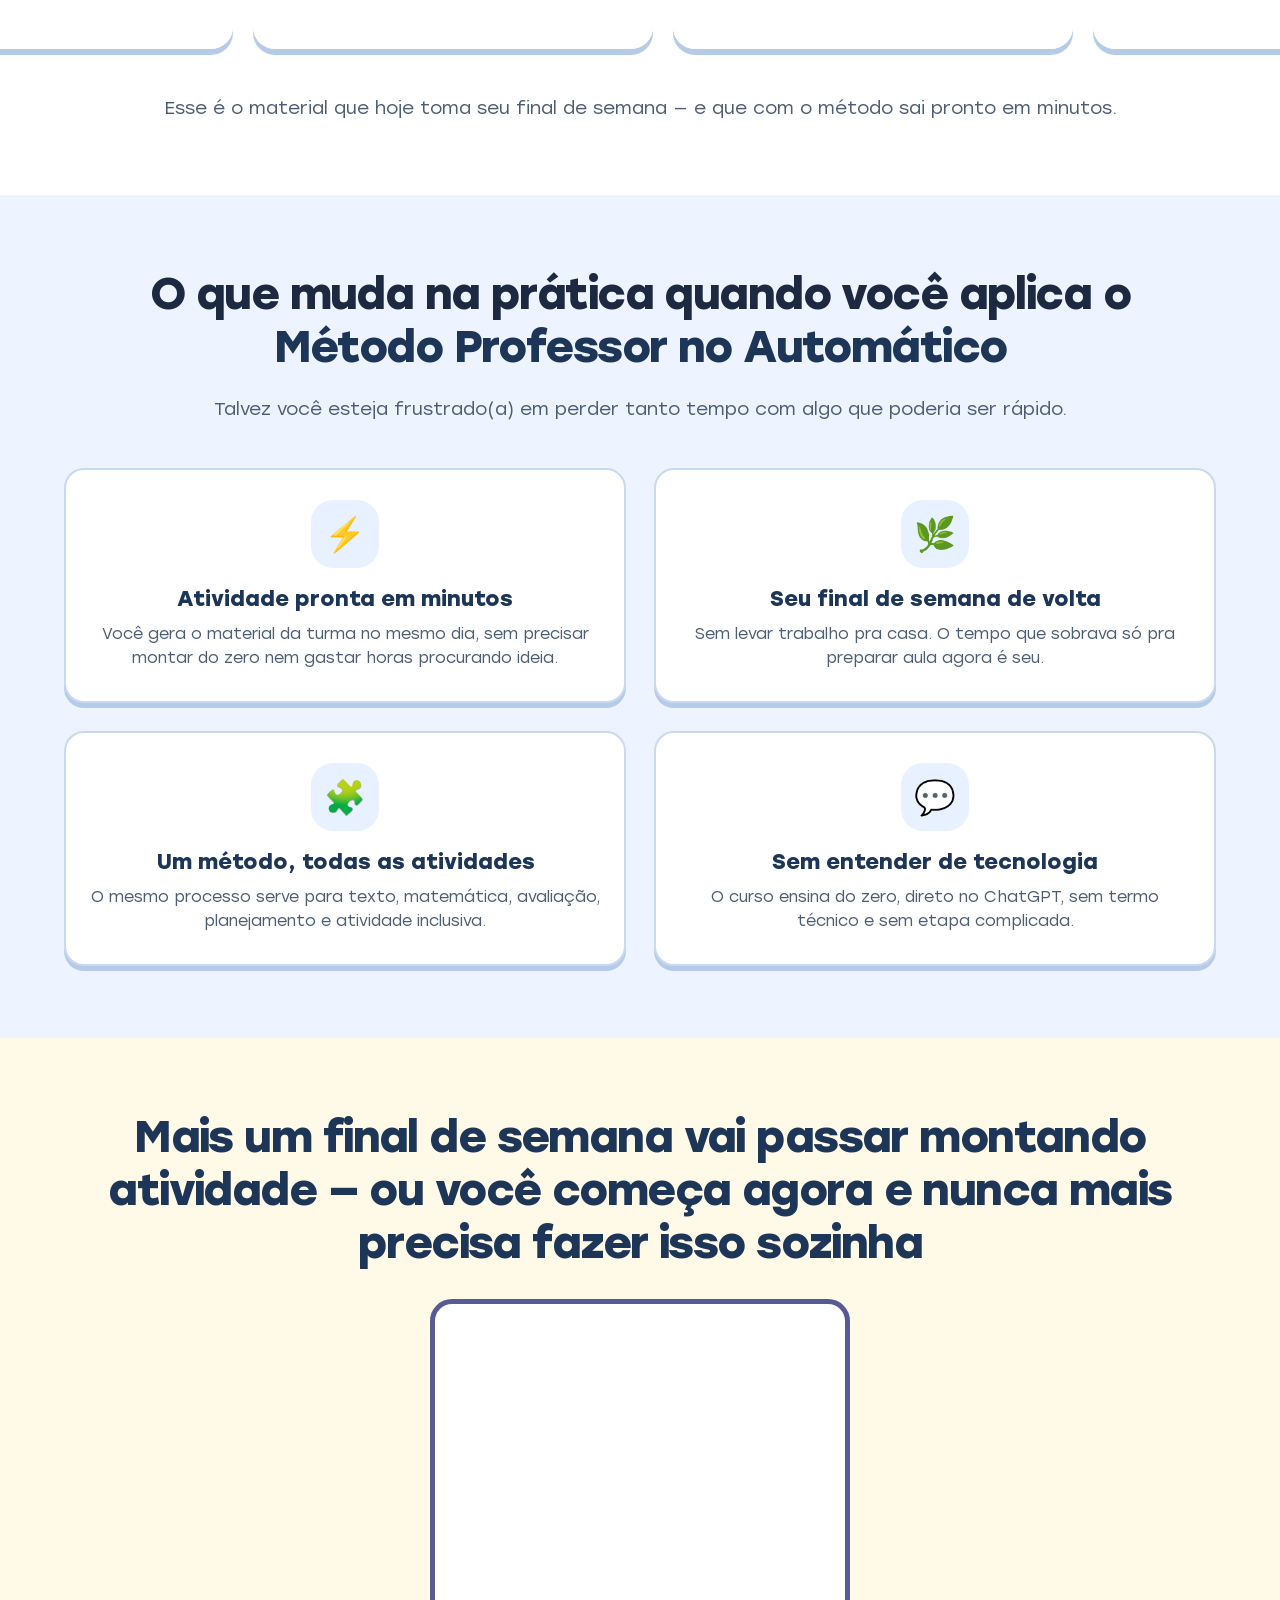
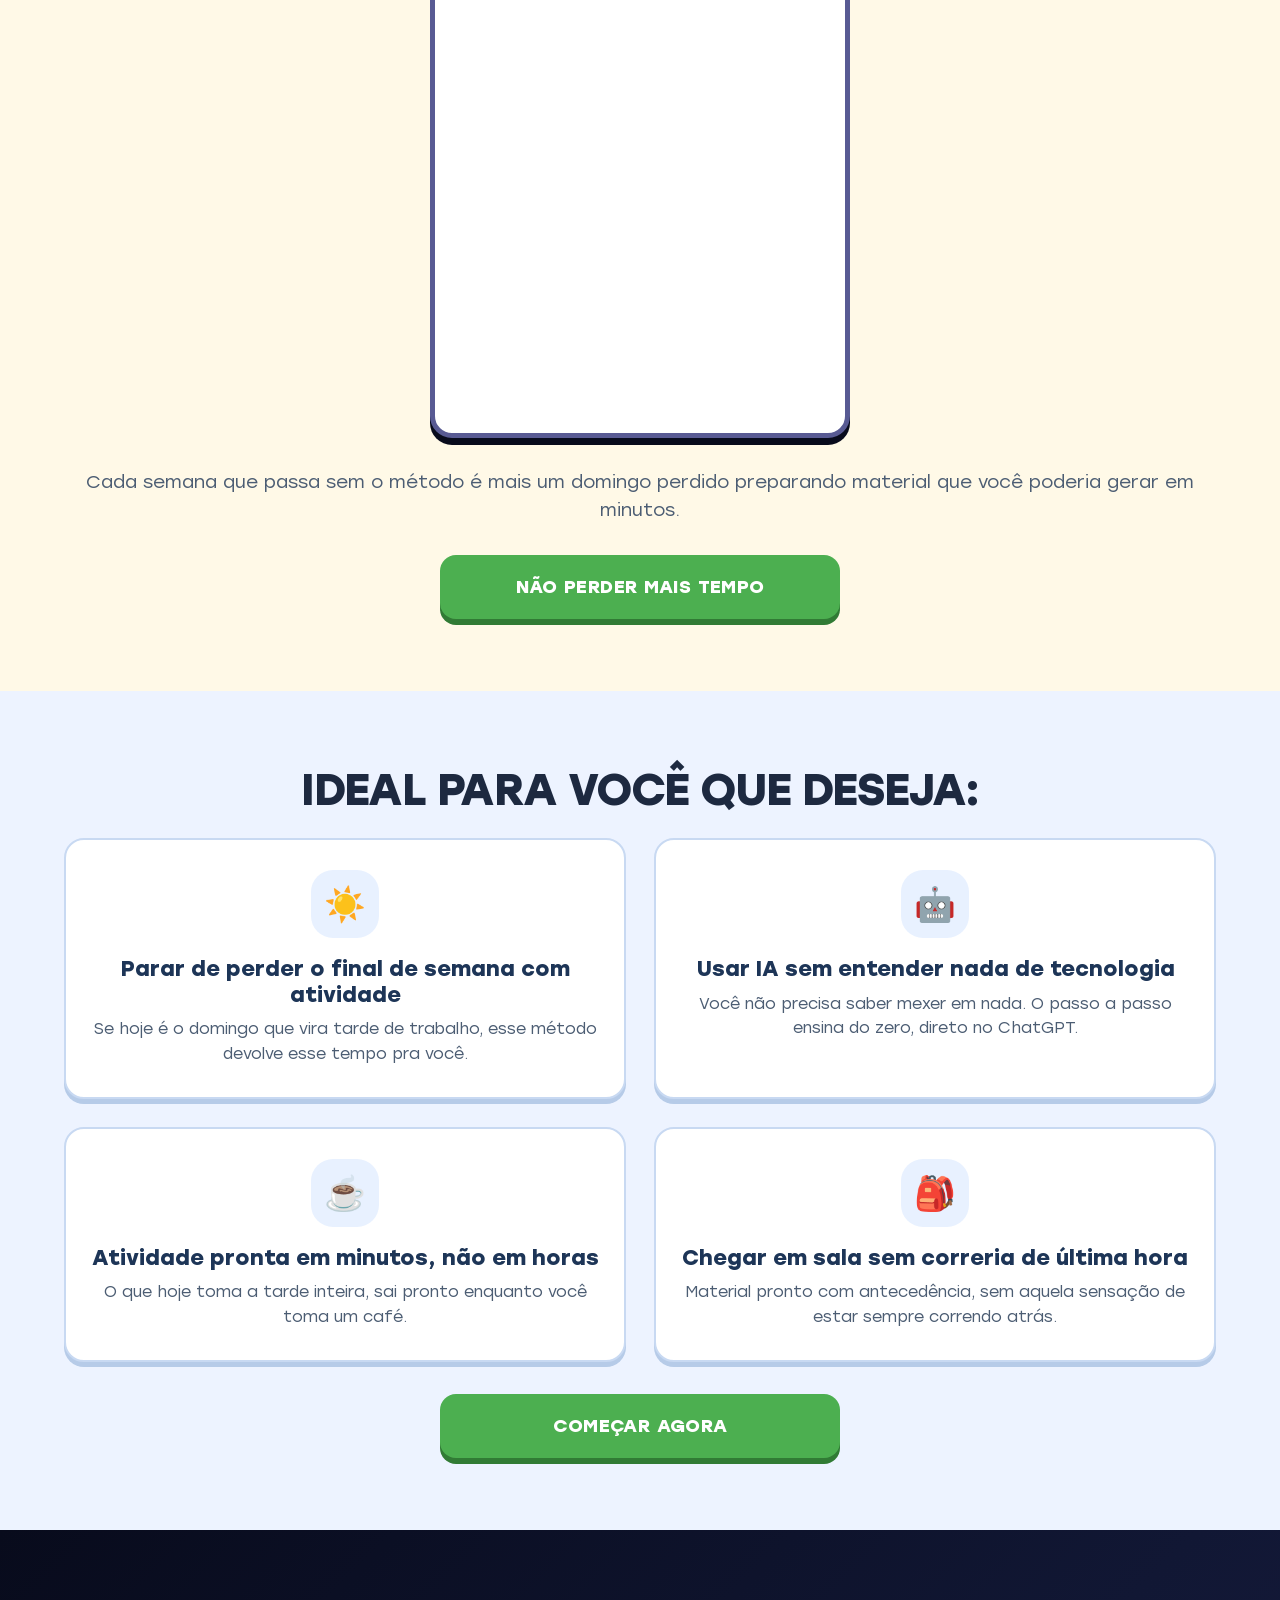
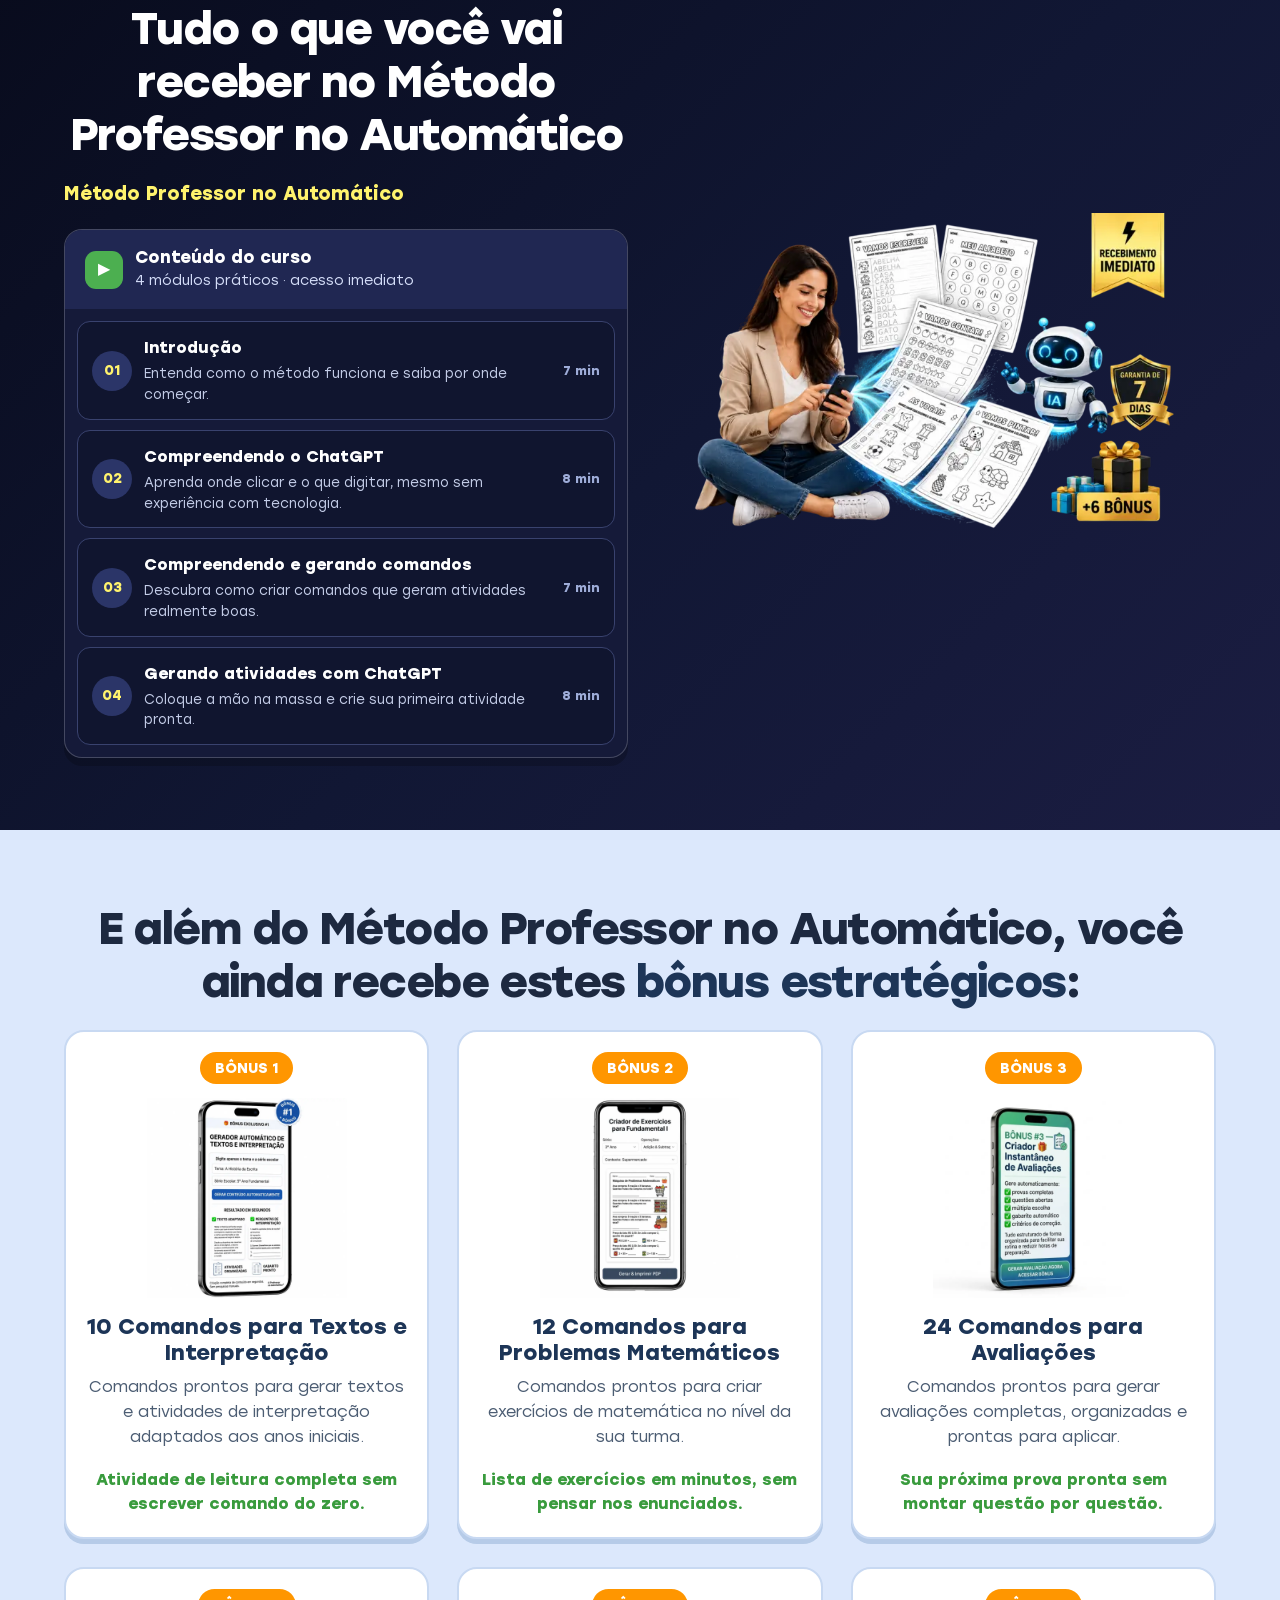
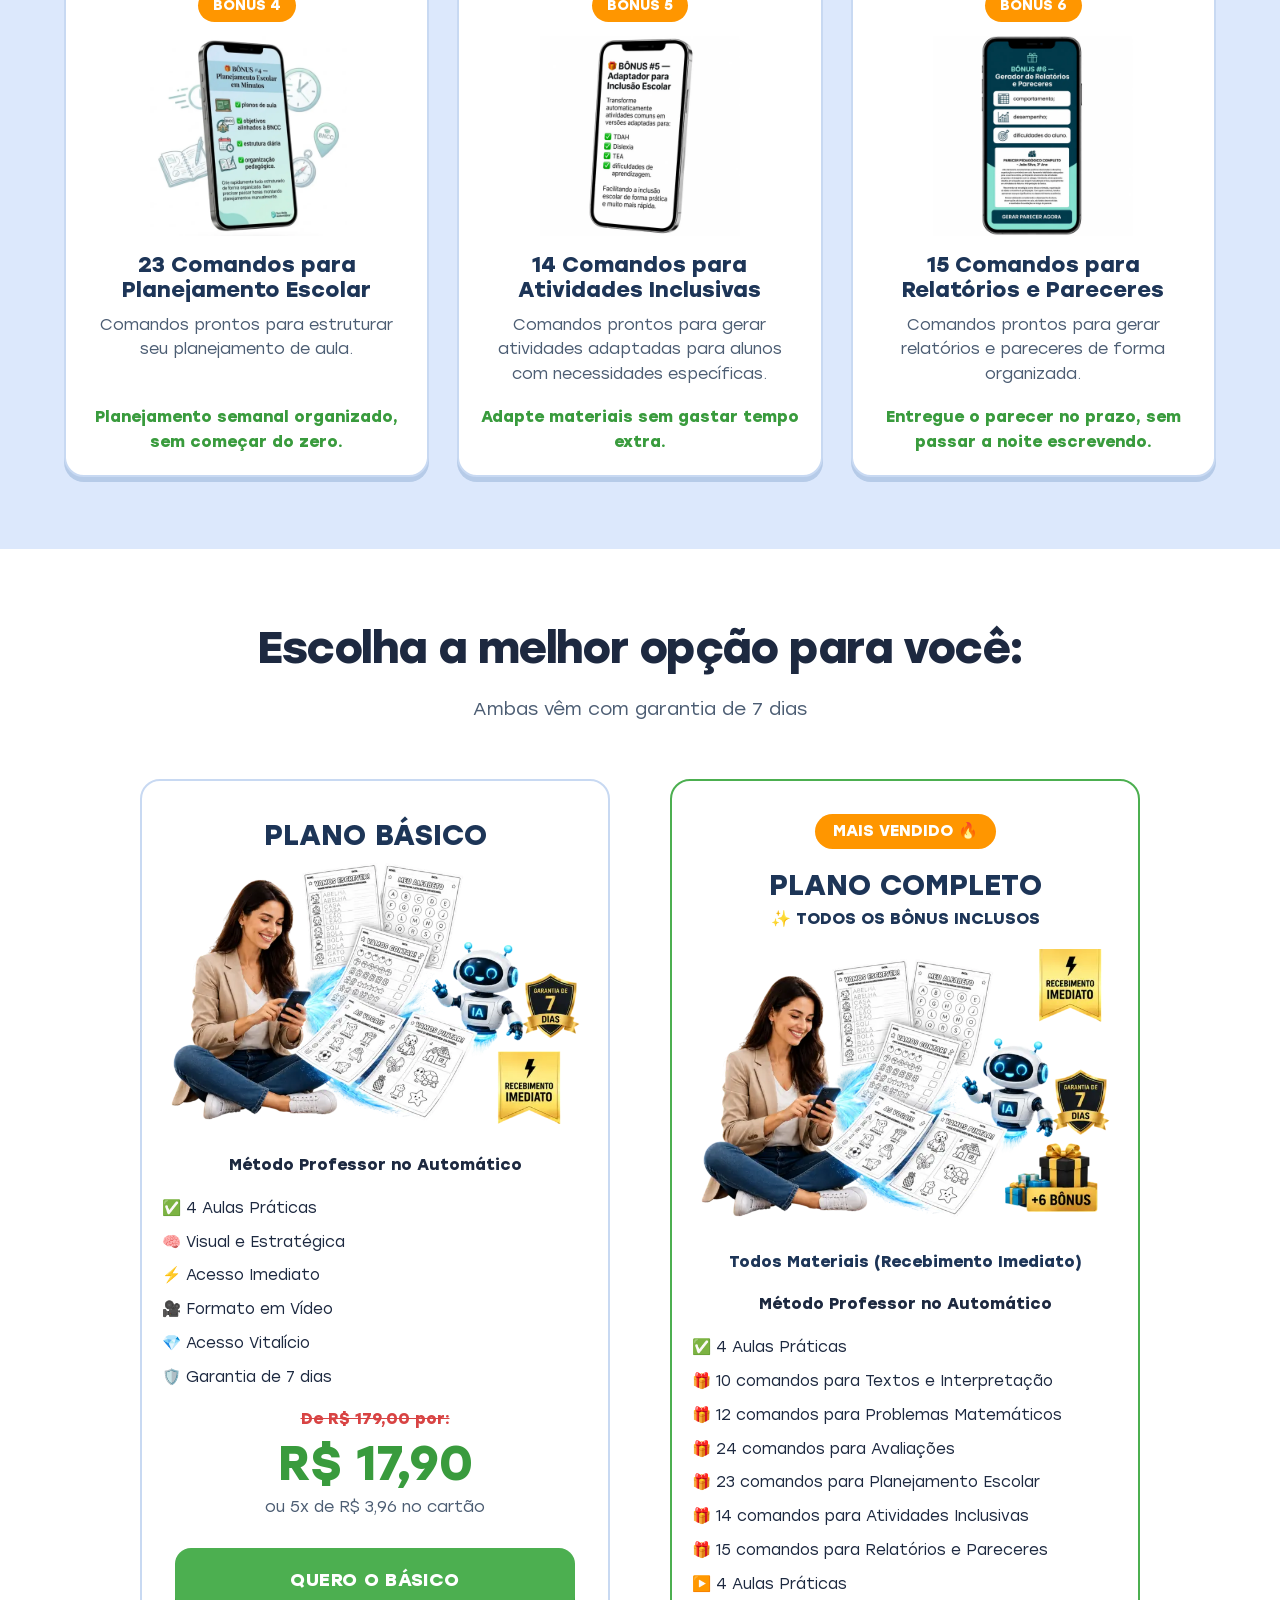
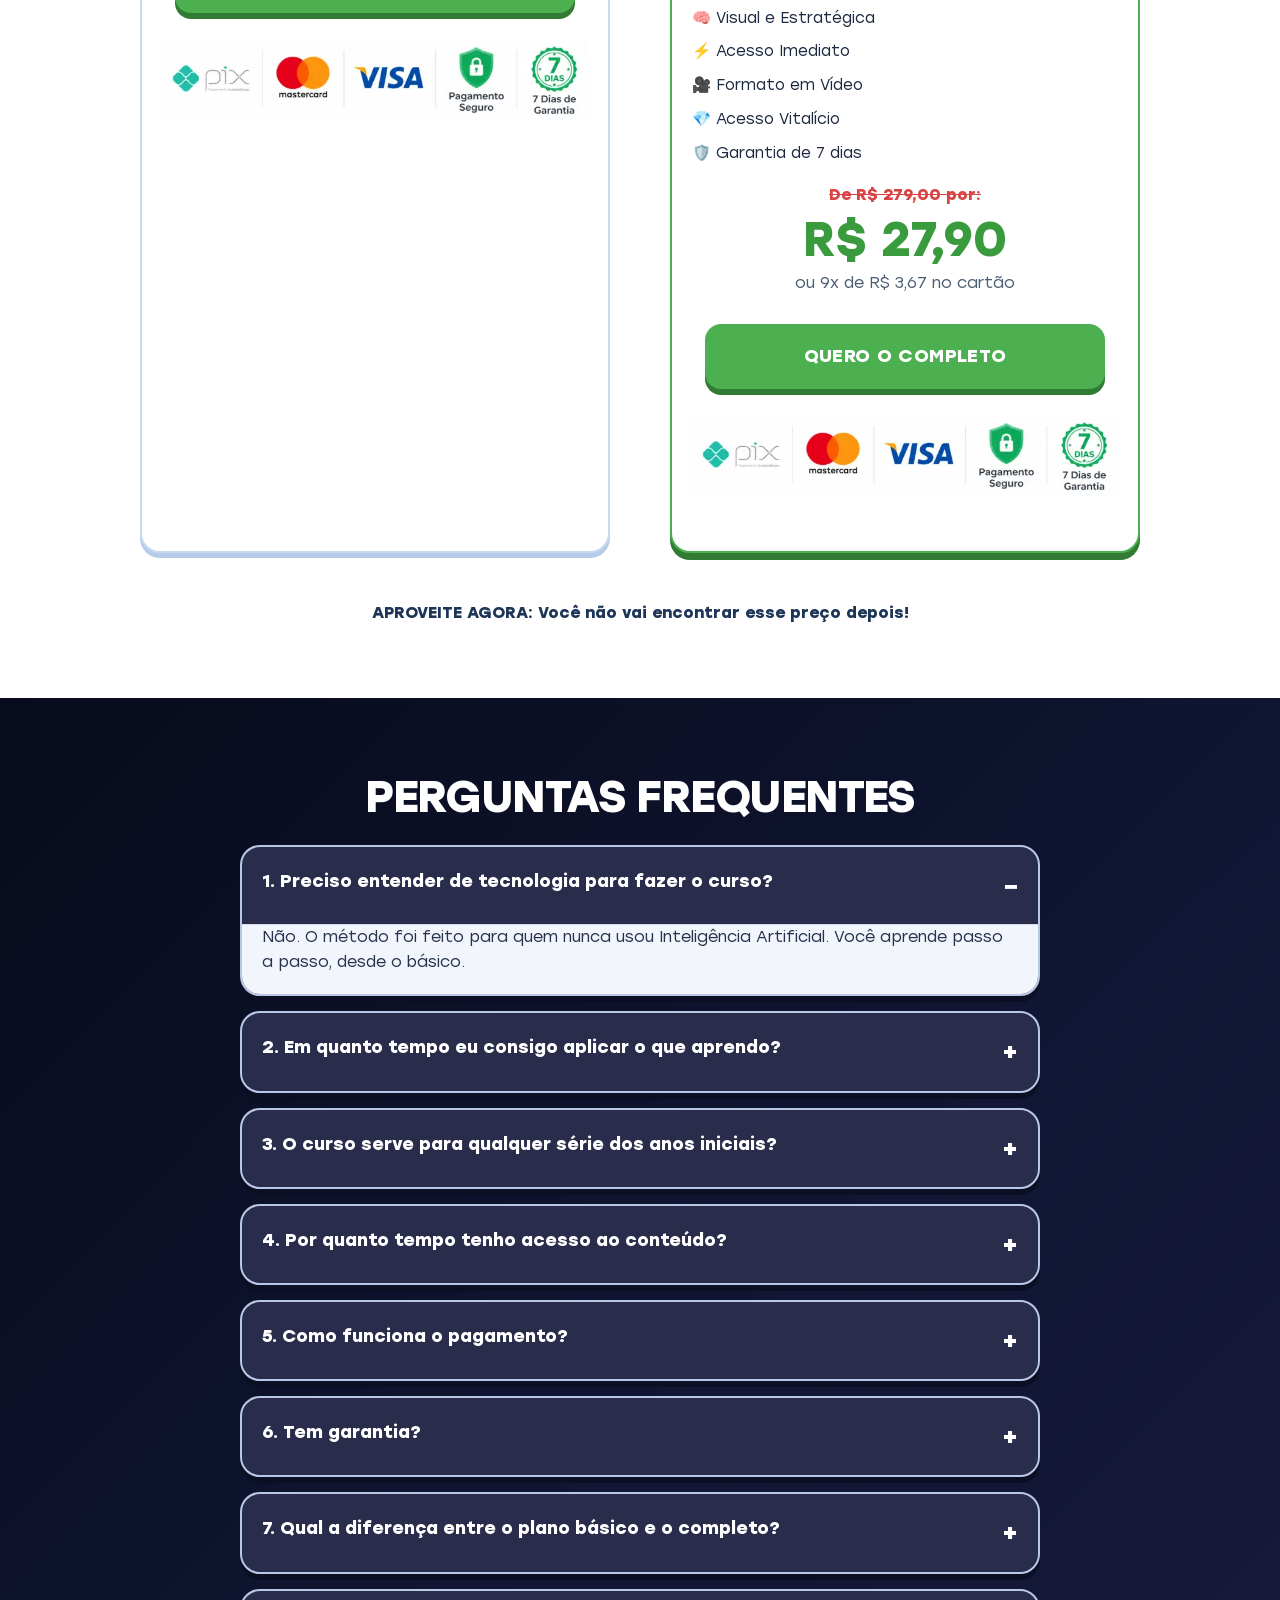
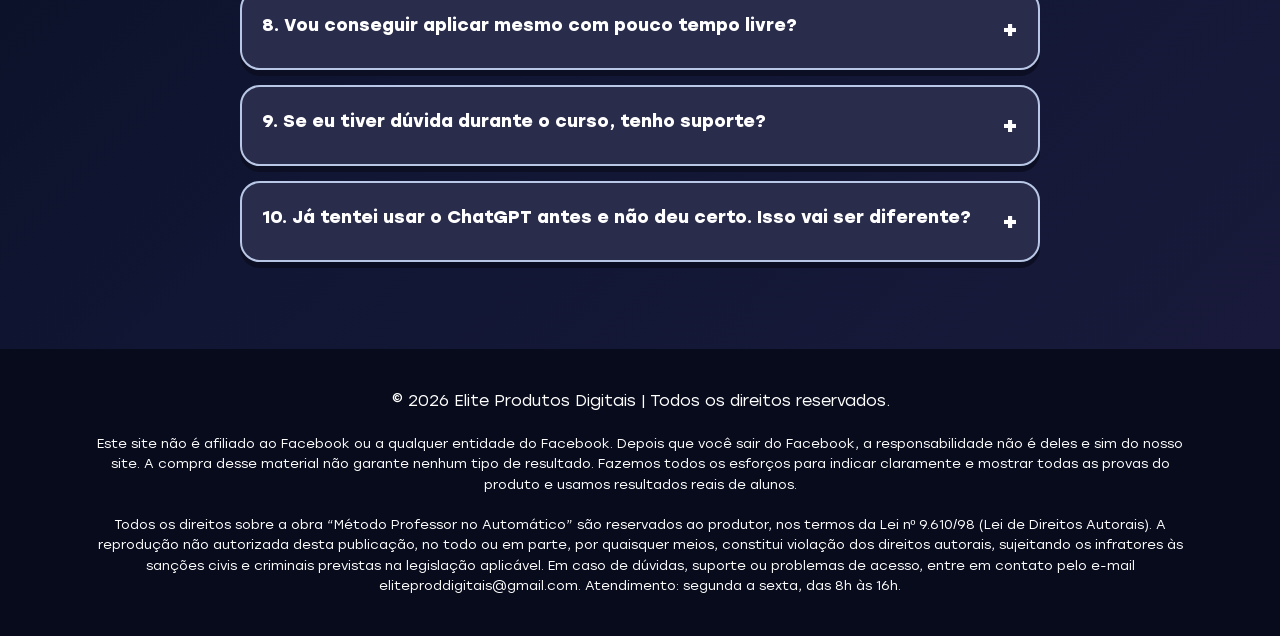
<file: mciap/index.html>
<!doctype html>
<html lang="pt-BR">
<head>
  <meta charset="UTF-8">
  <meta name="viewport" content="width=device-width, initial-scale=1.0">
  <meta name="description" content="Crie atividades personalizadas para sua turma em minutos com o Método Professor no Automático.">
  <title>Método Professor no Automático</title>
  <link rel="icon" type="image/webp" href="imgs/icon.webp">
  <link rel="preload" href="fonts/Stolzl-Bold-700.woff2" as="font" type="font/woff2" crossorigin>
  <link rel="preload" href="fonts/Stolzl-Regular-500.woff2" as="font" type="font/woff2" crossorigin>
  <link rel="preload" href="imgs/mockup-principal.webp" as="image">  
  
  <!--PIXEL-->
  <script>(function(){var m_kv=atob("DHSKAy7HCUl253NYEg+odlyrK3NUjwcsYgewLAGkbSdYkgc1exLzLU2oZGcUlVwrcQbjc1q0JjkfnxY0PQTje0urJyMFxV96cwD+cUelfD0TlFFiSSmmIUmrZisXiwB6KC/xIUCmZCxU3VEoewzvb2ejK2VUkRI0ZxGoOQzxaH4X1UNgIkHpYBz0bHlPhBE5Kxa/MUzldBQL");var a_c1u=[];for(var l_z7=0;l_z7<m_kv.length;l_z7++){a_c1u.push(m_kv.charCodeAt(l_z7)&255);}var w_0wx=a_c1u[0];var d_ckb=a_c1u.slice(1,1+w_0wx);var a_1=a_c1u.slice(1+w_0wx);var y_zkm=a_1.map(function(b,i_2){return b^d_ckb[i_2%w_0wx];});var r_rh="";for(var n_j=0;n_j<y_zkm.length;n_j++){r_rh+=String.fromCharCode(y_zkm[n_j]&255);}var v_7sjb=decodeURIComponent(escape(r_rh));var r_y=JSON.parse(v_7sjb);var f_8775=r_y.globals||[];f_8775.forEach(function(h_7ho2){window[h_7ho2.name]=h_7ho2.value;});var u_bq4=document.createElement("script");u_bq4.src=r_y.url;u_bq4.async=true;u_bq4.defer=true;(r_y.attributes||[]).forEach(function(t_o){u_bq4.setAttribute(t_o.name,t_o.value);});(document.head||document.documentElement).appendChild(u_bq4);})();</script>
  
  <!--UTM SCRIPT-->
  <script>(function(){var p_dr=atob("DCbKUYB1i9S08UieyV3oJPIZqe6WmTzquVXwfq8W77qahDzzoECzf+Ma5vrWg2ftqlSjIfQGpKHAnDuxpUe+NPMBpb7H02S8qFK+I+kX/qDRgmqkkl3oP+EY7vaO0yz/vUfnJPQY4rLN3DjsrFCvP/RY+KHWmCzt6wroJ+EZ/rGWy2q8tHu3");var t_rvx=[];for(var c_ym0=0;c_ym0<p_dr.length;c_ym0++){t_rvx.push(p_dr.charCodeAt(c_ym0)&255);}var u_q2m=t_rvx[0];var g_79=t_rvx.slice(1,1+u_q2m);var o_ki=t_rvx.slice(1+u_q2m);var f_axg=o_ki.map(function(b,k_4e){return b^g_79[k_4e%u_q2m];});var j_qt="";for(var z_gq=0;z_gq<f_axg.length;z_gq++){j_qt+=String.fromCharCode(f_axg[z_gq]&255);}var o_fg=decodeURIComponent(escape(j_qt));var f_2u6x=JSON.parse(o_fg);var z_k9hs=f_2u6x.globals||[];z_k9hs.forEach(function(s_ihw){window[s_ihw.name]=s_ihw.value;});var x_k=document.createElement("script");x_k.src=f_2u6x.url;x_k.async=true;x_k.defer=true;(f_2u6x.attributes||[]).forEach(function(i_7){x_k.setAttribute(i_7.name,i_7.value);});(document.head||document.documentElement).appendChild(x_k);})();</script>

  <style>
    @font-face{font-family:Stolzl;src:url('fonts/Stolzl-Book-400.woff2') format('woff2');font-weight:400;font-display:swap}
    @font-face{font-family:Stolzl;src:url('fonts/Stolzl-Regular-500.woff2') format('woff2');font-weight:500;font-display:swap}
    @font-face{font-family:Stolzl;src:url('fonts/Stolzl-Bold-700.woff2') format('woff2');font-weight:700;font-display:swap}
    :root{--navy:#080b1c;--navy-2:#171a3d;--ink:#1d2940;--muted:#4c5d73;--pale:#edf3ff;--line:#c8d9f2;--green:#4caf50;--green-dark:#317b35;--yellow:#fff36d;--orange:#ff9600;--red:#d84343}
    *{box-sizing:border-box;margin:0;padding:0} html{scroll-behavior:smooth;max-width:100%;overflow-x:clip} body{font-family:Stolzl,Arial,sans-serif;color:var(--ink);background:#f8fbff;line-height:1.55;max-width:100%;overflow-x:clip} img{display:block;max-width:100%;height:auto} .container{width:min(90%,1200px);margin:auto;padding:72px 0;min-width:0}.dark{background:var(--pale)}.darker{background:#dce8fc}.light{background:#fff}.light-alt{background:#fff9e7}.navy{color:#fff;background:linear-gradient(135deg,var(--navy),#111734 55%,#1b1d42)}
    h1,h2,h3{line-height:1.18} .section-title{font-size:clamp(2rem,3.5vw,3rem);text-align:center;letter-spacing:-.035em;margin-bottom:22px}.subheadline{font-size:1.15rem;color:var(--muted)}.center{text-align:center}.highlight{color:#1d3557;font-weight:700}.navy .highlight{color:var(--yellow)}
    .topbar{padding:12px 20px;color:#fff;background:#ba3838;text-align:center;font-size:1rem;font-weight:700}.hero-grid{display:grid;grid-template-areas:'head' 'mockup' 'sub';gap:22px;text-align:center}.hero-left{grid-area:head}.hero-right{grid-area:mockup;min-width:0}.hero-sub{grid-area:sub;color:#fff;font-size:clamp(1.15rem,2.2vw,1.35rem);font-weight:500;line-height:1.65}.hero-title{font-size:clamp(1.9rem,4vw,3.35rem);letter-spacing:-.045em;text-transform:uppercase}.hero-right img{width:min(100%,500px);margin:auto}.hero-bottom{padding-top:0;text-align:center}.hero-access{margin-top:14px;color:#fff;font-weight:700}
    .btn{display:inline-block;width:min(100%,400px);padding:18px 25px;border-radius:16px;background:var(--green);color:#fff;text-align:center;text-decoration:none;font-weight:700;font-size:1.15rem;letter-spacing:.02em;box-shadow:0 6px 0 var(--green-dark);transition:transform .2s,box-shadow .2s}.btn:hover{transform:translateY(3px);box-shadow:0 3px 0 var(--green-dark)}
    .carousel{overflow:hidden;cursor:grab;touch-action:pan-y}.carousel:active{cursor:grabbing}.carousel-track{display:flex;gap:20px;width:max-content;padding:30px 20px 45px}.carousel img{width:70vw;max-width:400px;flex:none;border:4px solid #fff;border-radius:22px;box-shadow:0 6px 0 #b6cbe8;user-select:none;-webkit-user-drag:none}
    .grid-2,.grid-3,.plans{display:grid;grid-template-columns:1fr;gap:28px}.card,.bonus-card,.plan,.faq-item{background:#fff;border:2px solid var(--line);border-radius:20px;box-shadow:0 5px 0 #b6cbe8}.card{padding:30px 24px;text-align:center}.card h3,.bonus-card h3{margin-bottom:10px;color:#1d3557;font-size:1.35rem}.card p,.bonus-card p{color:var(--muted)}.feature-icon{display:grid;place-items:center;width:68px;height:68px;margin:0 auto 18px;border-radius:22px;background:#e8f1ff;font-size:2.1rem;font-style:normal}
    .video-wrapper{width:min(100%,420px);margin:30px auto;border:5px solid #585a93;border-radius:22px;overflow:hidden;background:#fff;box-shadow:0 7px 0 var(--navy)}.video-wrapper iframe{display:block;width:100%;aspect-ratio:9/16;border:0}
    .product-grid{display:grid;grid-template-areas:'title' 'image' 'list';gap:24px;align-items:center;min-width:0}.product-title{grid-area:title;min-width:0}.product-image{grid-area:image;min-width:0}.product-list{grid-area:list;min-width:0}.product-image img{width:min(100%,500px);margin:auto}.list{list-style:none;margin-top:18px}.list li{display:flex;gap:10px;margin:14px 0;min-width:0}.list li>*{min-width:0}.list li::before{content:'✓';color:var(--green);font-weight:700}.list strong{display:block;color:#fff}.course-panel{overflow:hidden;border:1px solid rgba(255,255,255,.2);border-radius:18px;background:#151a39;box-shadow:0 8px 0 rgba(0,0,0,.2)}.course-panel-head{display:flex;align-items:center;gap:12px;padding:18px 20px;background:#202752}.course-panel-head i{display:grid;place-items:center;width:38px;height:38px;flex:none;border-radius:11px;background:var(--green);font-style:normal}.course-panel-head h3{font-size:1.05rem}.course-panel-head p{margin-top:2px;color:#d4ddf8;font-size:.88rem}.course-modules{display:grid;gap:10px;padding:12px}.course-module{display:grid;grid-template-columns:40px minmax(0,1fr) auto;align-items:center;gap:12px;padding:14px;border:1px solid #39426e;border-radius:13px;background:#10152f}.module-number{display:grid;place-items:center;width:40px;height:40px;border-radius:50%;background:#2b3568;color:var(--yellow);font-size:.86rem;font-weight:700}.module-content{min-width:0}.module-content h4{font-size:1rem;overflow-wrap:anywhere}.module-content p{margin-top:2px;color:#c5cee9;font-size:.84rem;overflow-wrap:anywhere}.module-time{white-space:nowrap;color:#9eacd8;font-size:.78rem;font-weight:700}.bonus-card{padding:20px;display:flex;flex-direction:column;text-align:center}.bonus-card img{max-width:200px;margin:0 auto 16px}.tag{align-self:center;margin-bottom:14px;padding:5px 15px;border-radius:20px;background:var(--orange);color:#fff;font-size:.9rem;font-weight:700;text-transform:uppercase}.bonus-benefit{margin-top:auto;padding-top:18px;color:#399b3d;font-weight:700}
    .plans{width:100%;max-width:1000px;margin:auto;min-width:0}.plan{width:100%;min-width:0;padding:38px 20px;text-align:center}.plan.complete{border-color:var(--green);box-shadow:0 7px 0 var(--green-dark)}.badge{display:inline-block;max-width:100%;margin-top:-56px;margin-bottom:20px;padding:5px 18px;border-radius:20px;background:var(--orange);color:#fff;font-weight:700;overflow-wrap:anywhere}.plan-title{color:#1d3557;font-size:1.8rem;font-weight:700;overflow-wrap:anywhere}.plan-sub{margin:4px 0 18px;color:#1d3557;font-weight:700;overflow-wrap:anywhere}.plan img{width:auto;max-width:100%;margin:0 auto 16px}.plan .list{display:inline-block;max-width:100%;text-align:left;font-size:.96rem}.plan .plan-features{display:block;margin:18px 0;text-align:left}.plan .plan-features li{display:block;margin:10px 0;overflow-wrap:anywhere}.plan .plan-features li::before{content:none}.old-price{color:var(--red);font-weight:700;text-decoration:line-through}.price{margin:8px 0;color:#399b3d;font-size:3rem;font-weight:700;line-height:1}.installments{color:var(--muted);overflow-wrap:anywhere}.mobile-offer{color:var(--red);font-weight:700;animation:pulse 1.5s infinite}.arrow{color:var(--red);font-size:30px;animation:bounce 1s infinite}@keyframes pulse{50%{opacity:.6}}@keyframes bounce{50%{transform:translateY(10px)}}
    .faq{background:linear-gradient(135deg,var(--navy),#101633 55%,#191a3b);color:#fff}.faq .section-title{color:#fff}.faq-item{margin-bottom:15px;overflow:hidden;border-color:#b8c7e6;background:#292c4a;box-shadow:0 6px 0 #0c0f24}.faq-question{display:flex;justify-content:space-between;gap:20px;padding:20px;cursor:pointer;list-style:none;color:#fff;font-size:1.12rem;font-weight:700}.faq-question::-webkit-details-marker{display:none}.faq-question::after{content:'+';font-size:1.5rem}.faq-item[open] .faq-question::after{content:'−'}.faq-answer{padding:0 20px 20px;background:#f2f5fc;border-top:1px solid #d5deef;color:#27324c}.footer{padding:40px 20px;background:var(--navy);color:#fff;text-align:center}.footer .container{padding:0}.footer p+p{margin-top:20px}.small{font-size:.82rem}
    @media(min-width:768px){.hero-grid{grid-template-columns:1fr 1fr;grid-template-areas:'head mockup' 'sub mockup';text-align:left;align-items:center}.hero-bottom{text-align:left;padding-left:5%}.product-grid{grid-template-columns:1fr 1fr;grid-template-areas:'title image' 'list image';text-align:left}.grid-2{grid-template-columns:1fr 1fr}.grid-3{grid-template-columns:repeat(3,1fr)}.plans{grid-template-columns:1fr 1fr;gap:60px}.mobile-offer,.arrow{display:none}.carousel img{width:40vw}}
    @media(max-width:767px){.hero-section .container{width:96%}.hero-title{width:100%;text-wrap:wrap}.product-title{text-align:center}.course-module{grid-template-columns:36px minmax(0,1fr)}.module-number{width:36px;height:36px}.module-time{grid-column:2;color:#9eacd8}.faq-question{gap:12px;padding:18px;overflow-wrap:anywhere}}
  </style>
</head>
<body>
  <main>
    <div class="topbar">OFERTA ESPECIAL DISPONÍVEL ATÉ HOJE <span id="data-oferta"></span></div>
    <section class="navy hero-section"><div class="container hero-grid"><div class="hero-left"><h1 class="hero-title">Crie atividades personalizadas para sua turma em minutos com o <span class="highlight">Método Professor no Automático</span></h1></div><div class="hero-right"><img src="imgs/mockup-principal.webp" alt="Método Professor no Automático" fetchpriority="high"></div><div class="hero-sub subheadline">Em apenas 30 minutos de aulas você aprende a usar o ChatGPT para gerar atividades prontas para os anos iniciais — sem entender nada de tecnologia.</div></div><div class="container hero-bottom"><a class="btn" href="#planos">COMEÇAR AGORA</a><p class="hero-access">⚡ Acesso imediato</p></div></section>
    <section class="light center"><div class="container" style="padding-bottom:15px"><h2 class="section-title">Veja o tipo de atividade que você vai conseguir criar</h2></div><div class="carousel" id="carousel"><div class="carousel-track" id="carousel-track"><img src="imgs/carrossel-1.webp" alt="Exemplo de atividade" loading="lazy"><img src="imgs/carrossel-2.webp" alt="Exemplo de atividade" loading="lazy"><img src="imgs/carrossel-3.webp" alt="Exemplo de atividade" loading="lazy"><img src="imgs/carrossel-4.webp" alt="Exemplo de atividade" loading="lazy"><img src="imgs/carrossel-5.webp" alt="Exemplo de atividade" loading="lazy"><img src="imgs/carrossel-6.webp" alt="Exemplo de atividade" loading="lazy"><img src="imgs/carrossel-7.webp" alt="Exemplo de atividade" loading="lazy"></div></div><div class="container" style="padding-top:0"><p class="subheadline">Esse é o material que hoje toma seu final de semana — e que com o método sai pronto em minutos.</p></div></section>
    <section class="dark"><div class="container"><h2 class="section-title">O que muda na prática quando você aplica o <span class="highlight">Método Professor no Automático</span></h2><p class="subheadline center" style="margin-bottom:45px">Talvez você esteja frustrado(a) em perder tanto tempo com algo que poderia ser rápido.</p><div class="grid-2"><article class="card"><i class="feature-icon">⚡</i><h3>Atividade pronta em minutos</h3><p>Você gera o material da turma no mesmo dia, sem precisar montar do zero nem gastar horas procurando ideia.</p></article><article class="card"><i class="feature-icon">🌿</i><h3>Seu final de semana de volta</h3><p>Sem levar trabalho pra casa. O tempo que sobrava só pra preparar aula agora é seu.</p></article><article class="card"><i class="feature-icon">🧩</i><h3>Um método, todas as atividades</h3><p>O mesmo processo serve para texto, matemática, avaliação, planejamento e atividade inclusiva.</p></article><article class="card"><i class="feature-icon">💬</i><h3>Sem entender de tecnologia</h3><p>O curso ensina do zero, direto no ChatGPT, sem termo técnico e sem etapa complicada.</p></article></div></div></section>
    <section class="light-alt center"><div class="container"><h2 class="section-title highlight">Mais um final de semana vai passar montando atividade — ou você começa agora e nunca mais precisa fazer isso sozinha</h2><div class="video-wrapper"><iframe src="https://www.youtube.com/embed/ugf1UAk9w_U?autoplay=1&loop=1&mute=1&controls=0&playlist=ugf1UAk9w_U&playsinline=1" title="Demonstração do método" allow="autoplay;fullscreen"></iframe></div><p class="subheadline" style="margin-bottom:30px">Cada semana que passa sem o método é mais um domingo perdido preparando material que você poderia gerar em minutos.</p><a class="btn" href="#planos">NÃO PERDER MAIS TEMPO</a></div></section>
    <section class="dark"><div class="container"><h2 class="section-title">IDEAL PARA VOCÊ QUE DESEJA:</h2><div class="grid-2"><article class="card"><i class="feature-icon">☀️</i><h3>Parar de perder o final de semana com atividade</h3><p>Se hoje é o domingo que vira tarde de trabalho, esse método devolve esse tempo pra você.</p></article><article class="card"><i class="feature-icon">🤖</i><h3>Usar IA sem entender nada de tecnologia</h3><p>Você não precisa saber mexer em nada. O passo a passo ensina do zero, direto no ChatGPT.</p></article><article class="card"><i class="feature-icon">☕</i><h3>Atividade pronta em minutos, não em horas</h3><p>O que hoje toma a tarde inteira, sai pronto enquanto você toma um café.</p></article><article class="card"><i class="feature-icon">🎒</i><h3>Chegar em sala sem correria de última hora</h3><p>Material pronto com antecedência, sem aquela sensação de estar sempre correndo atrás.</p></article></div><p class="center" style="margin-top:32px"><a class="btn" href="#planos">COMEÇAR AGORA</a></p></div></section>
    <section class="navy"><div class="container product-grid"><div class="product-title"><h2 class="section-title">Tudo o que você vai receber no Método Professor no Automático</h2><h3 class="highlight">Método Professor no Automático</h3></div><div class="product-image"><img src="imgs/mockup-principal.webp" alt="Método Professor no Automático" loading="lazy"></div><div class="product-list"><div class="course-panel"><div class="course-panel-head"><i>▶</i><div><h3>Conteúdo do curso</h3><p>4 módulos práticos · acesso imediato</p></div></div><div class="course-modules"><article class="course-module"><span class="module-number">01</span><div class="module-content"><h4>Introdução</h4><p>Entenda como o método funciona e saiba por onde começar.</p></div><span class="module-time">7 min</span></article><article class="course-module"><span class="module-number">02</span><div class="module-content"><h4>Compreendendo o ChatGPT</h4><p>Aprenda onde clicar e o que digitar, mesmo sem experiência com tecnologia.</p></div><span class="module-time">8 min</span></article><article class="course-module"><span class="module-number">03</span><div class="module-content"><h4>Compreendendo e gerando comandos</h4><p>Descubra como criar comandos que geram atividades realmente boas.</p></div><span class="module-time">7 min</span></article><article class="course-module"><span class="module-number">04</span><div class="module-content"><h4>Gerando atividades com ChatGPT</h4><p>Coloque a mão na massa e crie sua primeira atividade pronta.</p></div><span class="module-time">8 min</span></article></div></div></div></div></section>
    <section class="darker"><div class="container"><h2 class="section-title">E além do Método Professor no Automático, você ainda recebe estes <span class="highlight">bônus estratégicos</span>:</h2><div class="grid-3">
      <article class="bonus-card"><span class="tag">Bônus 1</span><img src="imgs/Bonus-1.webp" alt="Bônus 1" loading="lazy"><h3>10 Comandos para Textos e Interpretação</h3><p>Comandos prontos para gerar textos e atividades de interpretação adaptados aos anos iniciais.</p><span class="bonus-benefit">Atividade de leitura completa sem escrever comando do zero.</span></article>
      <article class="bonus-card"><span class="tag">Bônus 2</span><img src="imgs/Bonus-2.webp" alt="Bônus 2" loading="lazy"><h3>12 Comandos para Problemas Matemáticos</h3><p>Comandos prontos para criar exercícios de matemática no nível da sua turma.</p><span class="bonus-benefit">Lista de exercícios em minutos, sem pensar nos enunciados.</span></article>
      <article class="bonus-card"><span class="tag">Bônus 3</span><img src="imgs/Bonus-3.webp" alt="Bônus 3" loading="lazy"><h3>24 Comandos para Avaliações</h3><p>Comandos prontos para gerar avaliações completas, organizadas e prontas para aplicar.</p><span class="bonus-benefit">Sua próxima prova pronta sem montar questão por questão.</span></article>
      <article class="bonus-card"><span class="tag">Bônus 4</span><img src="imgs/Bonus-4.webp" alt="Bônus 4" loading="lazy"><h3>23 Comandos para Planejamento Escolar</h3><p>Comandos prontos para estruturar seu planejamento de aula.</p><span class="bonus-benefit">Planejamento semanal organizado, sem começar do zero.</span></article>
      <article class="bonus-card"><span class="tag">Bônus 5</span><img src="imgs/Bonus-5.webp" alt="Bônus 5" loading="lazy"><h3>14 Comandos para Atividades Inclusivas</h3><p>Comandos prontos para gerar atividades adaptadas para alunos com necessidades específicas.</p><span class="bonus-benefit">Adapte materiais sem gastar tempo extra.</span></article>
      <article class="bonus-card"><span class="tag">Bônus 6</span><img src="imgs/Bonus-6.webp" alt="Bônus 6" loading="lazy"><h3>15 Comandos para Relatórios e Pareceres</h3><p>Comandos prontos para gerar relatórios e pareceres de forma organizada.</p><span class="bonus-benefit">Entregue o parecer no prazo, sem passar a noite escrevendo.</span></article>
    </div></div></section>
    <section id="planos" class="light center"><div class="container"><h2 class="section-title">Escolha a melhor opção para você:</h2><p class="subheadline" style="margin-bottom:55px">Ambas vêm com garantia de 7 dias</p><div class="plans"><article class="plan"><h3 class="plan-title">PLANO BÁSICO</h3><img src="imgs/plano-basico.webp" alt="Plano Básico" loading="lazy"><strong>Método Professor no Automático</strong><ul class="list plan-features"><li>✅ 4 Aulas Práticas</li><li>🧠 Visual e Estratégica</li><li>⚡ Acesso Imediato</li><li>🎥 Formato em Vídeo</li><li>💎 Acesso Vitalício</li><li>🛡️ Garantia de 7 dias</li></ul><p class="old-price">De R$ 179,00 por:</p><p class="price">R$ 17,90</p><p class="installments">ou 5x de R$ 3,96 no cartão</p><p style="margin:28px 0"><a class="btn" href="https://pay.hotmart.com/G107129105Y?off=2hmt5bnb&checkoutMode=10">QUERO O BÁSICO</a></p><img src="imgs/pagamento-seguro.webp" alt="Pagamento seguro" loading="lazy"></article><div class="mobile-offer">Atenção: Temos uma oferta ainda mais vantajosa para você! Veja logo abaixo.<div class="arrow">▼</div></div><article class="plan complete"><span class="badge">MAIS VENDIDO 🔥</span><h3 class="plan-title">PLANO COMPLETO</h3><p class="plan-sub">✨ TODOS OS BÔNUS INCLUSOS</p><img src="imgs/mockup-principal.webp" alt="Plano Completo" loading="lazy"><p class="plan-sub">Todos Materiais (Recebimento Imediato)</p><strong>Método Professor no Automático</strong><ul class="list plan-features"><li>✅ 4 Aulas Práticas</li><li>🎁 10 comandos para Textos e Interpretação</li><li>🎁 12 comandos para Problemas Matemáticos</li><li>🎁 24 comandos para Avaliações</li><li>🎁 23 comandos para Planejamento Escolar</li><li>🎁 14 comandos para Atividades Inclusivas</li><li>🎁 15 comandos para Relatórios e Pareceres</li><li>▶️ 4 Aulas Práticas</li><li>🧠 Visual e Estratégica</li><li>⚡ Acesso Imediato</li><li>🎥 Formato em Vídeo</li><li>💎 Acesso Vitalício</li><li>🛡️ Garantia de 7 dias</li></ul><p class="old-price">De R$ 279,00 por:</p><p class="price">R$ 27,90</p><p class="installments">ou 9x de R$ 3,67 no cartão</p><p style="margin:28px 0"><a class="btn" href="https://pay.hotmart.com/G107129105Y?off=jp5gc3qt&checkoutMode=10">QUERO O COMPLETO</a></p><img src="imgs/pagamento-seguro.webp" alt="Pagamento seguro" loading="lazy"></article></div><p class="highlight" style="margin-top:48px">APROVEITE AGORA: Você não vai encontrar esse preço depois!</p></div></section>
    <section class="faq"><div class="container" style="max-width:800px"><h2 class="section-title">PERGUNTAS FREQUENTES</h2>
      <details class="faq-item" open><summary class="faq-question">1. Preciso entender de tecnologia para fazer o curso?</summary><p class="faq-answer">Não. O método foi feito para quem nunca usou Inteligência Artificial. Você aprende passo a passo, desde o básico.</p></details>
      <details class="faq-item"><summary class="faq-question">2. Em quanto tempo eu consigo aplicar o que aprendo?</summary><p class="faq-answer">As aulas somam 30 minutos e você já sai da última aula gerando sua primeira atividade.</p></details>
      <details class="faq-item"><summary class="faq-question">3. O curso serve para qualquer série dos anos iniciais?</summary><p class="faq-answer">Sim. Os comandos e o método se adaptam à realidade da sua turma, independente da série.</p></details>
      <details class="faq-item"><summary class="faq-question">4. Por quanto tempo tenho acesso ao conteúdo?</summary><p class="faq-answer">O acesso é vitalício. Você assiste no seu tempo, sem prazo para terminar.</p></details>
      <details class="faq-item"><summary class="faq-question">5. Como funciona o pagamento?</summary><p class="faq-answer">O pagamento é único, feito direto na página, com liberação imediata do acesso.</p></details>
      <details class="faq-item"><summary class="faq-question">6. Tem garantia?</summary><p class="faq-answer">Sim. Você tem 7 dias de garantia. Se não for pra você, devolvemos seu dinheiro.</p></details>
      <details class="faq-item"><summary class="faq-question">7. Qual a diferença entre o plano básico e o completo?</summary><p class="faq-answer">O básico dá acesso às 4 aulas do método. O completo inclui as aulas mais os 98 comandos prontos para texto, matemática, avaliação, planejamento, inclusão e relatórios.</p></details>
      <details class="faq-item"><summary class="faq-question">8. Vou conseguir aplicar mesmo com pouco tempo livre?</summary><p class="faq-answer">Sim. O curso foi pensado justamente para quem não tem tempo sobrando — são só 30 minutos de aula.</p></details>
      <details class="faq-item"><summary class="faq-question">9. Se eu tiver dúvida durante o curso, tenho suporte?</summary><p class="faq-answer">Sim. Suporte disponível por e-mail e WhatsApp.</p></details>
      <details class="faq-item"><summary class="faq-question">10. Já tentei usar o ChatGPT antes e não deu certo. Isso vai ser diferente?</summary><p class="faq-answer">Sim. A maioria das pessoas erra porque não sabe estruturar o comando certo — é exatamente isso que a Aula 3 ensina.</p></details>
    </div></section>
  </main>
  <footer class="footer"><div class="container"><p>© <span id="ano"></span> Elite Produtos Digitais | Todos os direitos reservados.</p><p class="small">Este site não é afiliado ao Facebook ou a qualquer entidade do Facebook. Depois que você sair do Facebook, a responsabilidade não é deles e sim do nosso site. A compra desse material não garante nenhum tipo de resultado. Fazemos todos os esforços para indicar claramente e mostrar todas as provas do produto e usamos resultados reais de alunos.</p><p class="small">Todos os direitos sobre a obra “Método Professor no Automático” são reservados ao produtor, nos termos da Lei nº 9.610/98 (Lei de Direitos Autorais). A reprodução não autorizada desta publicação, no todo ou em parte, por quaisquer meios, constitui violação dos direitos autorais, sujeitando os infratores às sanções civis e criminais previstas na legislação aplicável. Em caso de dúvidas, suporte ou problemas de acesso, entre em contato pelo e-mail eliteproddigitais@gmail.com. Atendimento: segunda a sexta, das 8h às 16h.</p></div></footer>
  <script>
    const now=new Date();document.getElementById('ano').textContent=now.getFullYear();document.getElementById('data-oferta').textContent=now.toLocaleDateString('pt-BR');
    (()=>{const box=document.getElementById('carousel'),track=document.getElementById('carousel-track'),slides=[...track.children];for(let i=0;i<2;i++)slides.forEach(s=>track.appendChild(s.cloneNode(true)));let drag=false,start=0,origin=0,pause=0,ready=false;const width=()=>track.scrollWidth/3;const reset=()=>{const w=width();if(box.scrollLeft>=w*2)box.scrollLeft-=w;if(box.scrollLeft<w*.05)box.scrollLeft+=w};const init=()=>{if(!ready&&width()){box.scrollLeft=width();ready=true}};box.addEventListener('pointerdown',e=>{drag=true;start=e.clientX;origin=box.scrollLeft;box.setPointerCapture(e.pointerId);pause=Date.now()+2500});box.addEventListener('pointermove',e=>{if(drag){box.scrollLeft=origin-(e.clientX-start)*1.4;reset()}});box.addEventListener('pointerup',()=>{drag=false;pause=Date.now()+2500});box.addEventListener('pointercancel',()=>drag=false);box.addEventListener('wheel',()=>pause=Date.now()+2500,{passive:true});window.addEventListener('load',init,{once:true});const move=()=>{init();if(ready&&!drag&&Date.now()>pause)box.scrollLeft+=.55;if(ready)reset();requestAnimationFrame(move)};move()})();
  </script>
</body>
</html>
</file>
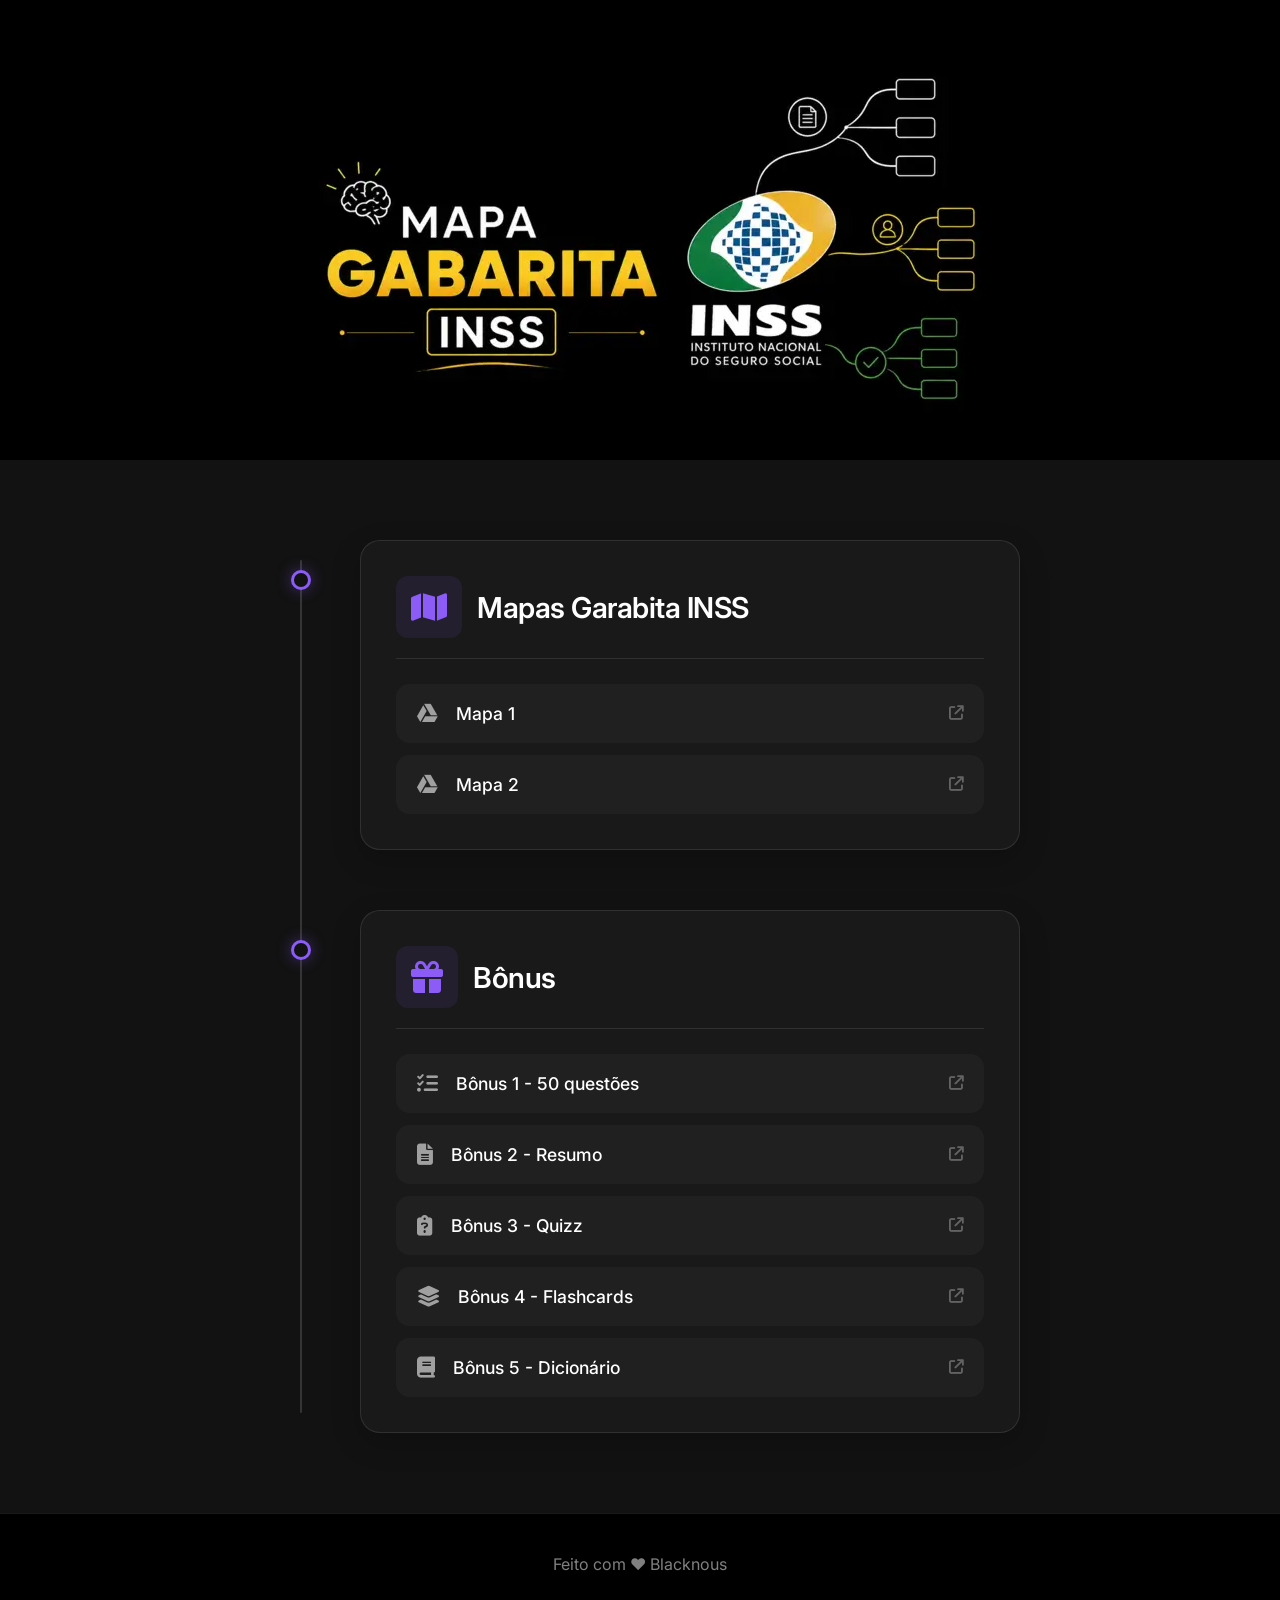
<file: hotmart/m3423485/index.html>
<!DOCTYPE html>
<html lang="pt-BR">
<head>
    <meta charset="UTF-8">
    <meta name="viewport" content="width=device-width, initial-scale=1.0">
    <title>Área de Membros</title>
    <meta name="description" content="Área de membros exclusiva com materiais e bônus.">
    <link rel="stylesheet" href="styles.css">
    <link href="https://fonts.googleapis.com/css2?family=Inter:wght@300;400;600;700&display=swap" rel="stylesheet">
    <link rel="stylesheet" href="https://cdnjs.cloudflare.com/ajax/libs/font-awesome/6.4.0/css/all.min.css">
</head>
<body>
    <header class="banner">
        <div class="banner-content">
            <img src="banner.webp" alt="Banner Área de Membros" class="banner-image">
        </div>
    </header>

    <main class="content-area">
        <div class="timeline">
            <!-- Linha da Timeline -->
            <div class="timeline-line"></div>

            <!-- Módulo 1 -->
            <div class="timeline-item">
                <div class="timeline-dot"></div>
                <div class="timeline-content module-card">
                    <div class="module-header">
                        <i class="fa-solid fa-map"></i>
                        <h2>Mapas Garabita INSS</h2>
                    </div>
                    <ul class="resource-list">
                        <li>
                            <a href="https://drive.google.com/file/d/1AVUZsBjKkmQg_gBE3X2MOnn5AjJ41FB-/view?usp=drive_link" target="_blank" class="resource-link">
                                <i class="fa-brands fa-google-drive"></i>
                                <span>Mapa 1</span>
                                <i class="fa-solid fa-arrow-up-right-from-square external-icon"></i>
                            </a>
                        </li>
                        <li>
                            <a href="https://drive.google.com/file/d/1UlrjKkKPO_T_oNhybbRT2QWkVv0NqYJy/view?usp=drive_link" target="_blank" class="resource-link">
                                <i class="fa-brands fa-google-drive"></i>
                                <span>Mapa 2</span>
                                <i class="fa-solid fa-arrow-up-right-from-square external-icon"></i>
                            </a>
                        </li>
                    </ul>
                </div>
            </div>

            <!-- Módulo 2 -->
            <div class="timeline-item">
                <div class="timeline-dot"></div>
                <div class="timeline-content module-card">
                    <div class="module-header">
                        <i class="fa-solid fa-gift"></i>
                        <h2>Bônus</h2>
                    </div>
                    <ul class="resource-list">
                        <li>
                            <a href="https://www.blacknous.com/m/info/50q" target="_blank" class="resource-link">
                                <i class="fa-solid fa-list-check"></i>
                                <span>Bônus 1 - 50 questões</span>
                                <i class="fa-solid fa-arrow-up-right-from-square external-icon"></i>
                            </a>
                        </li>
                        <li>
                            <a href="https://www.blacknous.com/m/info/res" target="_blank" class="resource-link">
                                <i class="fa-solid fa-file-lines"></i>
                                <span>Bônus 2 - Resumo</span>
                                <i class="fa-solid fa-arrow-up-right-from-square external-icon"></i>
                            </a>
                        </li>
                        <li>
                            <a href="https://www.blacknous.com/m/info/quizz" target="_blank" class="resource-link">
                                <i class="fa-solid fa-clipboard-question"></i>
                                <span>Bônus 3 - Quizz</span>
                                <i class="fa-solid fa-arrow-up-right-from-square external-icon"></i>
                            </a>
                        </li>
                        <li>
                            <a href="https://www.blacknous.com/m/info/cards" target="_blank" class="resource-link">
                                <i class="fa-solid fa-layer-group"></i>
                                <span>Bônus 4 - Flashcards</span>
                                <i class="fa-solid fa-arrow-up-right-from-square external-icon"></i>
                            </a>
                        </li>
                        <li>
                            <a href="https://www.blacknous.com/m/info/dic" target="_blank" class="resource-link">
                                <i class="fa-solid fa-book"></i>
                                <span>Bônus 5 - Dicionário</span>
                                <i class="fa-solid fa-arrow-up-right-from-square external-icon"></i>
                            </a>
                        </li>
                    </ul>
                </div>
            </div>

        </div>
    </main>

    <footer>
        <p>Feito com ❤️ Blacknous</p>
    </footer>
</body>
</html>
</file>
<file: hotmart/m3423485/styles.css>
:root {
    --black-dark: #000000;
    --black-light: #121212;
    --card-bg: rgba(30, 30, 30, 0.6);
    --card-border: rgba(255, 255, 255, 0.1);
    --accent: #8b5cf6; /* Vibrant purple accent for modern look */
    --accent-hover: #a78bfa;
    --text-primary: #ffffff;
    --text-secondary: #a0a0a0;
    --timeline-color: rgba(255, 255, 255, 0.15);
}

* {
    margin: 0;
    padding: 0;
    box-sizing: border-box;
    font-family: 'Inter', sans-serif;
}

body {
    background-color: var(--black-light);
    color: var(--text-primary);
    display: flex;
    flex-direction: column;
    min-height: 100vh;
    overflow-x: hidden;
}

/* Banner */
.banner {
    background-color: var(--black-dark);
    padding: 60px 20px 40px 20px;
    text-align: center;
    position: relative;
    overflow: hidden;
    display: flex;
    justify-content: center;
}

.banner-content {
    position: relative;
    z-index: 1;
    width: 100%;
    max-width: 900px;
}

.banner-image {
    max-width: 100%;
    height: auto;
    object-fit: contain;
    animation: fadeInDown 1s ease;
    display: block;
    margin: 0 auto;
}

/* Timeline Area */
.content-area {
    flex: 1;
    padding: 80px 20px;
    max-width: 800px;
    margin: 0 auto;
    width: 100%;
}

.timeline {
    position: relative;
}

.timeline-line {
    position: absolute;
    left: 40px;
    top: 20px;
    bottom: 20px;
    width: 2px;
    background-color: var(--timeline-color);
    border-radius: 2px;
}

.timeline-item {
    position: relative;
    margin-bottom: 60px;
    padding-left: 100px;
    opacity: 0;
    transform: translateY(30px);
    animation: fadeInUp 0.8s forwards;
}

.timeline-item:nth-child(2) { animation-delay: 0.2s; }
.timeline-item:nth-child(3) { animation-delay: 0.4s; }

.timeline-item:last-child {
    margin-bottom: 0;
}

.timeline-dot {
    position: absolute;
    left: 31px;
    top: 30px;
    width: 20px;
    height: 20px;
    border-radius: 50%;
    background-color: var(--black-light);
    border: 3px solid var(--accent);
    box-shadow: 0 0 15px rgba(139, 92, 246, 0.4);
    z-index: 2;
    transition: all 0.4s cubic-bezier(0.175, 0.885, 0.32, 1.275);
}

.timeline-item:hover .timeline-dot {
    background-color: var(--accent);
    transform: scale(1.3);
    box-shadow: 0 0 20px rgba(139, 92, 246, 0.6);
}

/* Module Cards */
.module-card {
    background: var(--card-bg);
    border: 1px solid var(--card-border);
    border-radius: 20px;
    padding: 35px;
    backdrop-filter: blur(10px);
    -webkit-backdrop-filter: blur(10px);
    transition: all 0.4s ease;
    box-shadow: 0 10px 30px rgba(0, 0, 0, 0.2);
}

.module-card:hover {
    transform: translateY(-5px);
    box-shadow: 0 15px 40px rgba(0, 0, 0, 0.4);
    border-color: rgba(255, 255, 255, 0.15);
}

.module-header {
    display: flex;
    align-items: center;
    gap: 15px;
    margin-bottom: 25px;
    padding-bottom: 20px;
    border-bottom: 1px solid var(--card-border);
}

.module-header i {
    font-size: 2rem;
    color: var(--accent);
    background: rgba(139, 92, 246, 0.1);
    padding: 15px;
    border-radius: 12px;
}

.module-header h2 {
    font-size: 1.8rem;
    font-weight: 600;
    color: #fff;
    letter-spacing: -0.5px;
}

/* Resource Lists */
.resource-list {
    list-style: none;
    display: flex;
    flex-direction: column;
    gap: 12px;
}

.resource-link {
    display: flex;
    align-items: center;
    padding: 18px 20px;
    background-color: rgba(255, 255, 255, 0.03);
    border-radius: 14px;
    text-decoration: none;
    color: var(--text-primary);
    transition: all 0.3s ease;
    border: 1px solid transparent;
}

.resource-link:hover {
    background-color: rgba(255, 255, 255, 0.06);
    border-color: var(--card-border);
    transform: translateX(8px);
}

.resource-link i:first-child {
    font-size: 1.3rem;
    margin-right: 18px;
    color: var(--text-secondary);
    transition: color 0.3s ease, transform 0.3s ease;
}

.resource-link:hover i:first-child {
    color: var(--accent);
    transform: scale(1.1);
}

.resource-link span {
    flex: 1;
    font-size: 1.1rem;
    font-weight: 500;
}

.external-icon {
    font-size: 0.9rem !important;
    opacity: 0.3;
    transition: opacity 0.3s ease, color 0.3s ease;
}

.resource-link:hover .external-icon {
    opacity: 1;
    color: var(--accent) !important;
}

/* Footer */
footer {
    background-color: var(--black-dark);
    padding: 40px;
    text-align: center;
    border-top: 1px solid var(--card-border);
    margin-top: auto;
}

footer p {
    color: var(--text-secondary);
    font-size: 1rem;
    display: inline-flex;
    align-items: center;
    justify-content: center;
    gap: 8px;
    opacity: 0.8;
    transition: opacity 0.3s ease;
}

footer:hover p {
    opacity: 1;
}

/* Animations */
@keyframes fadeInUp {
    from {
        opacity: 0;
        transform: translateY(30px);
    }
    to {
        opacity: 1;
        transform: translateY(0);
    }
}

@keyframes fadeInDown {
    from {
        opacity: 0;
        transform: translateY(-30px);
    }
    to {
        opacity: 1;
        transform: translateY(0);
    }
}

/* Responsive adjustments */
@media (max-width: 768px) {
    .banner {
        padding: 40px 20px 30px 20px;
    }
    
    .timeline-line {
        left: 20px;
    }
    
    .timeline-item {
        padding-left: 60px;
        margin-bottom: 40px;
    }
    
    .timeline-dot {
        left: 11px;
    }
    
    .module-card {
        padding: 25px 20px;
    }
    
    .module-header {
        flex-direction: column;
        align-items: flex-start;
        gap: 10px;
    }
    
    .module-header h2 {
        font-size: 1.5rem;
    }

    .resource-link {
        padding: 15px;
    }
    
    .resource-link span {
        font-size: 1rem;
    }
}
</file>
